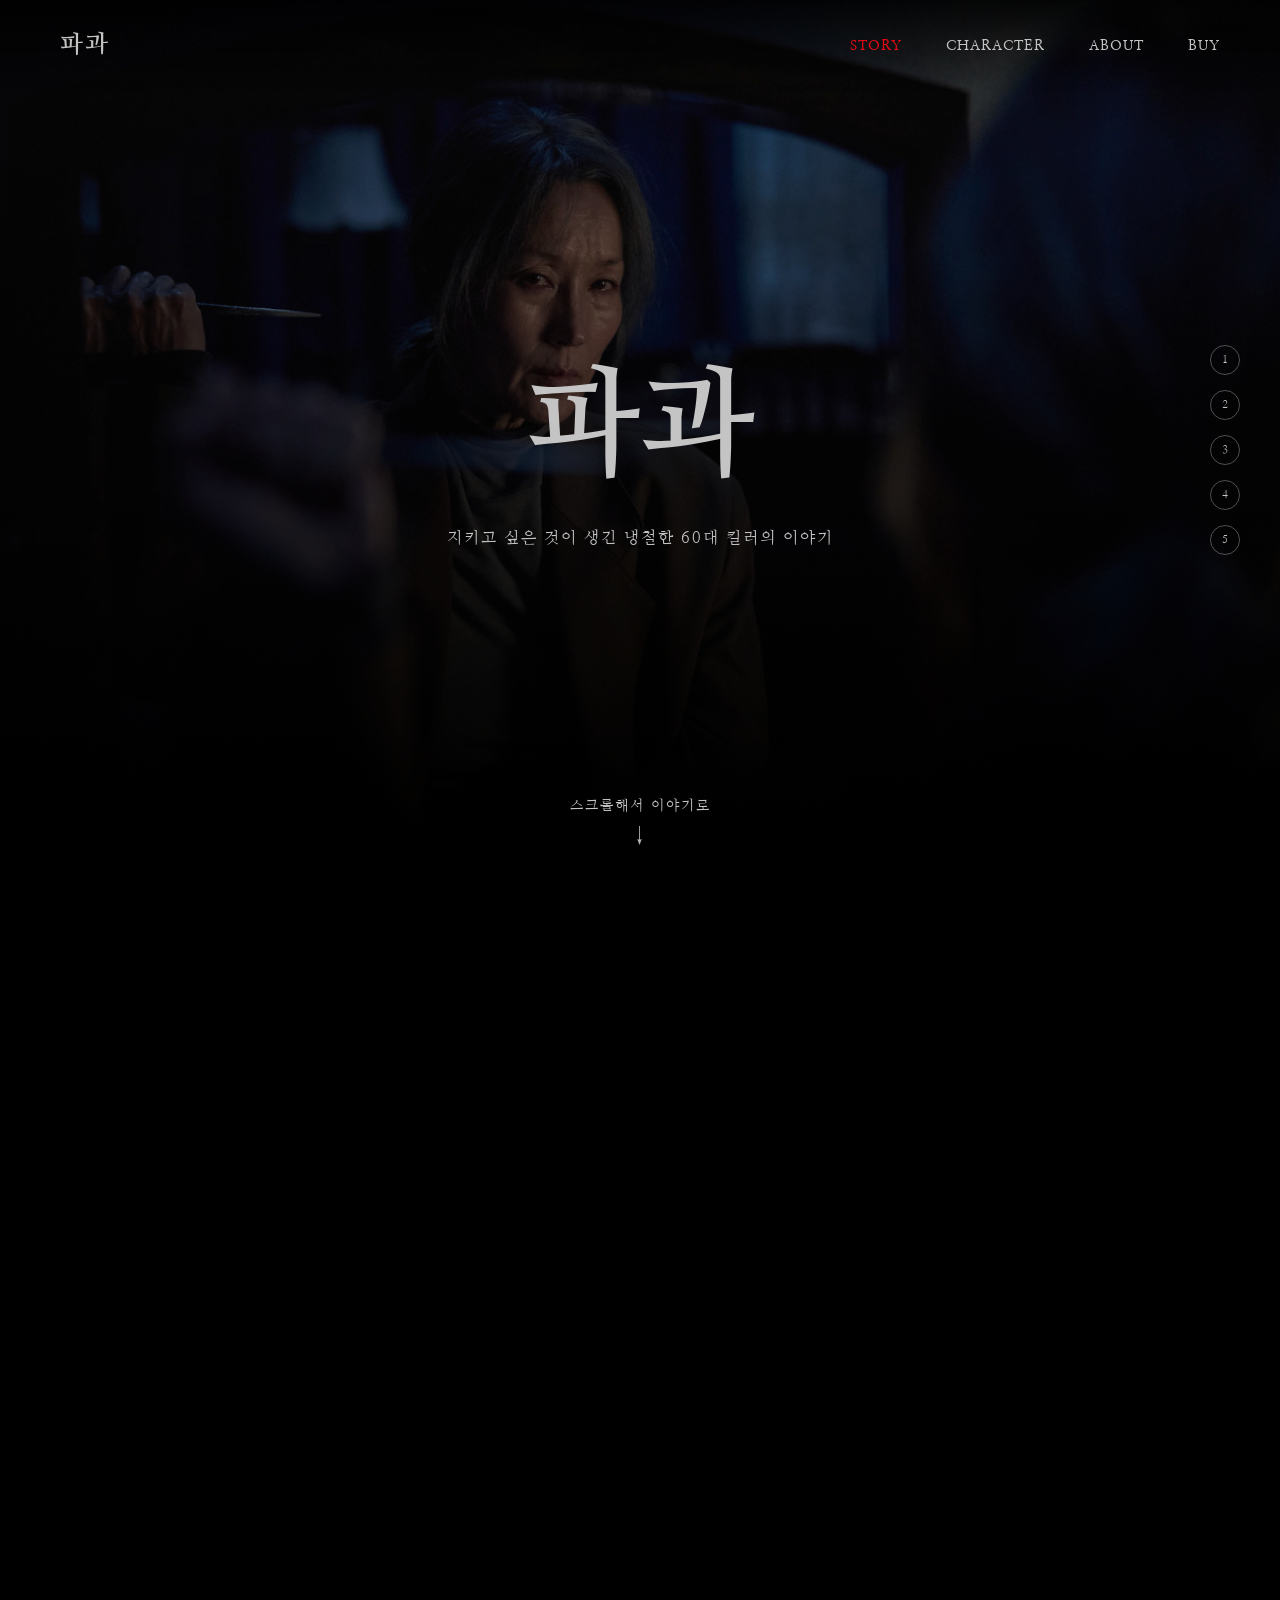
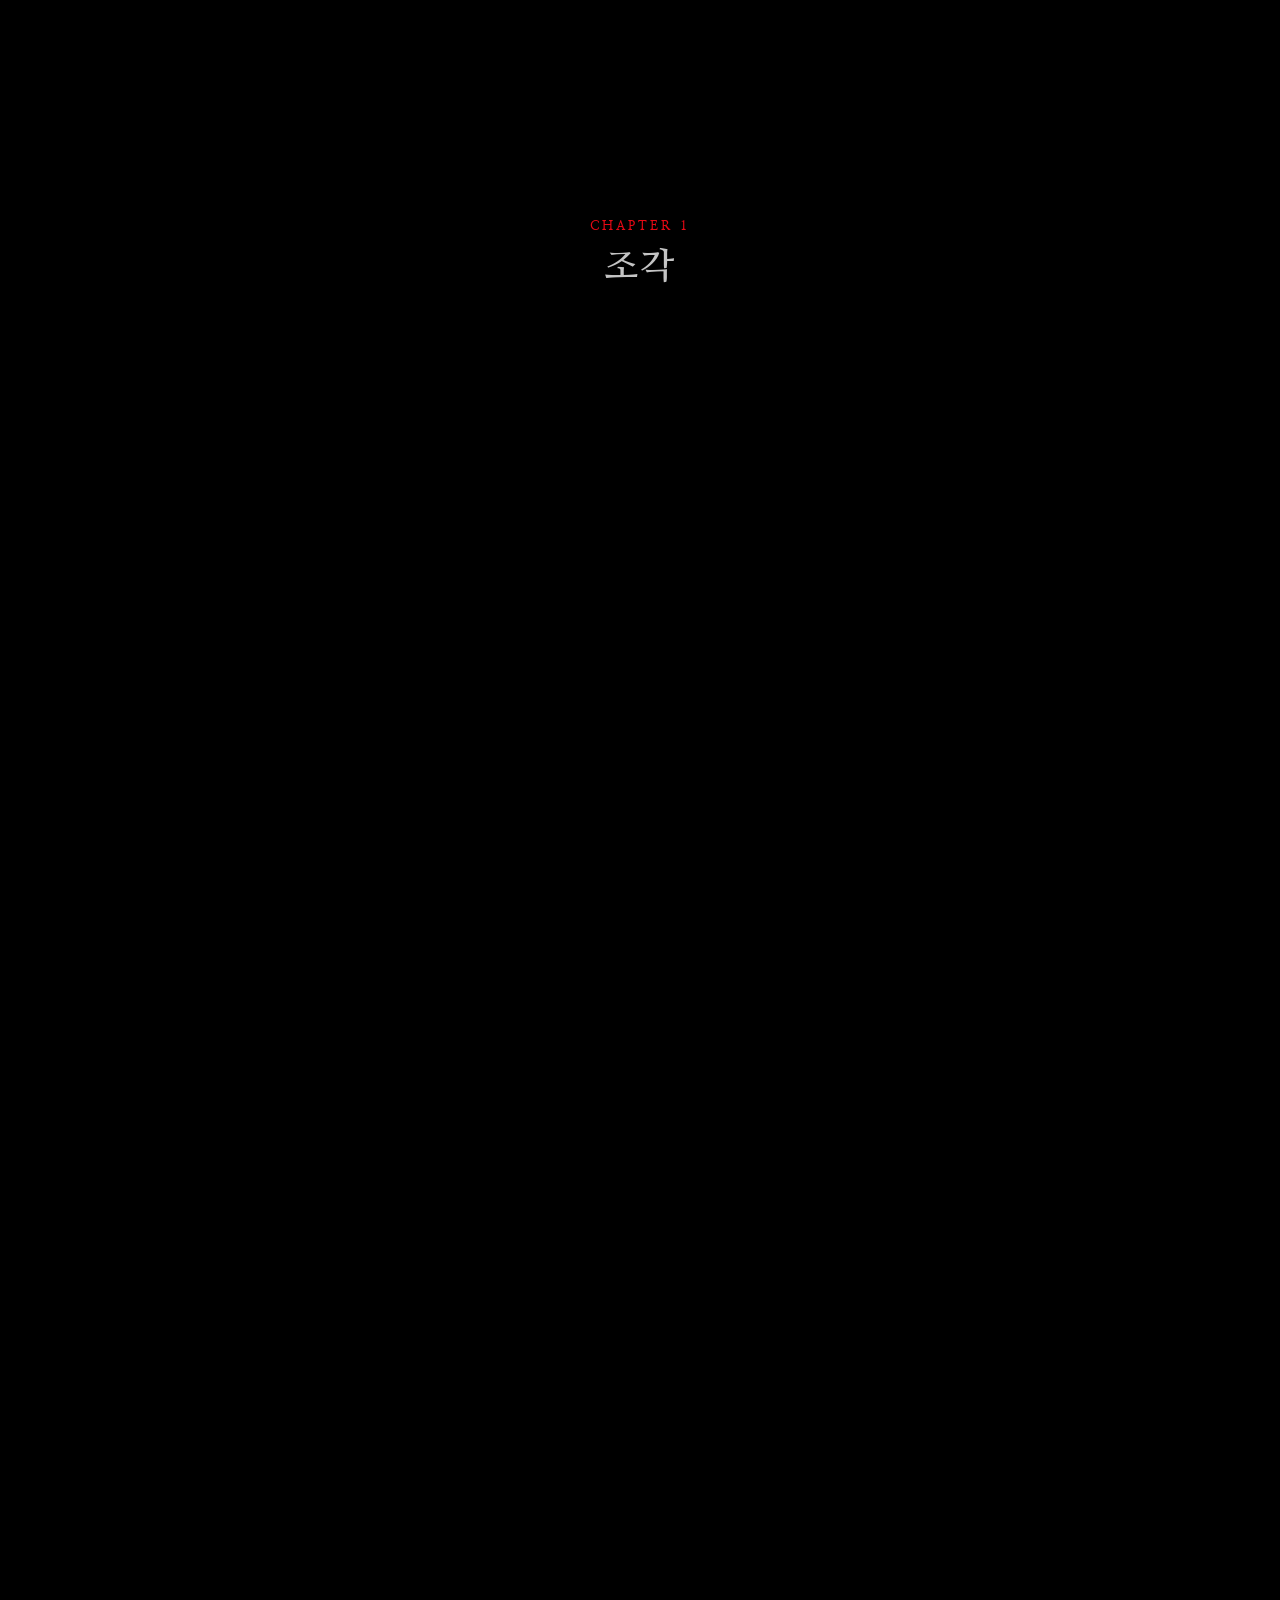
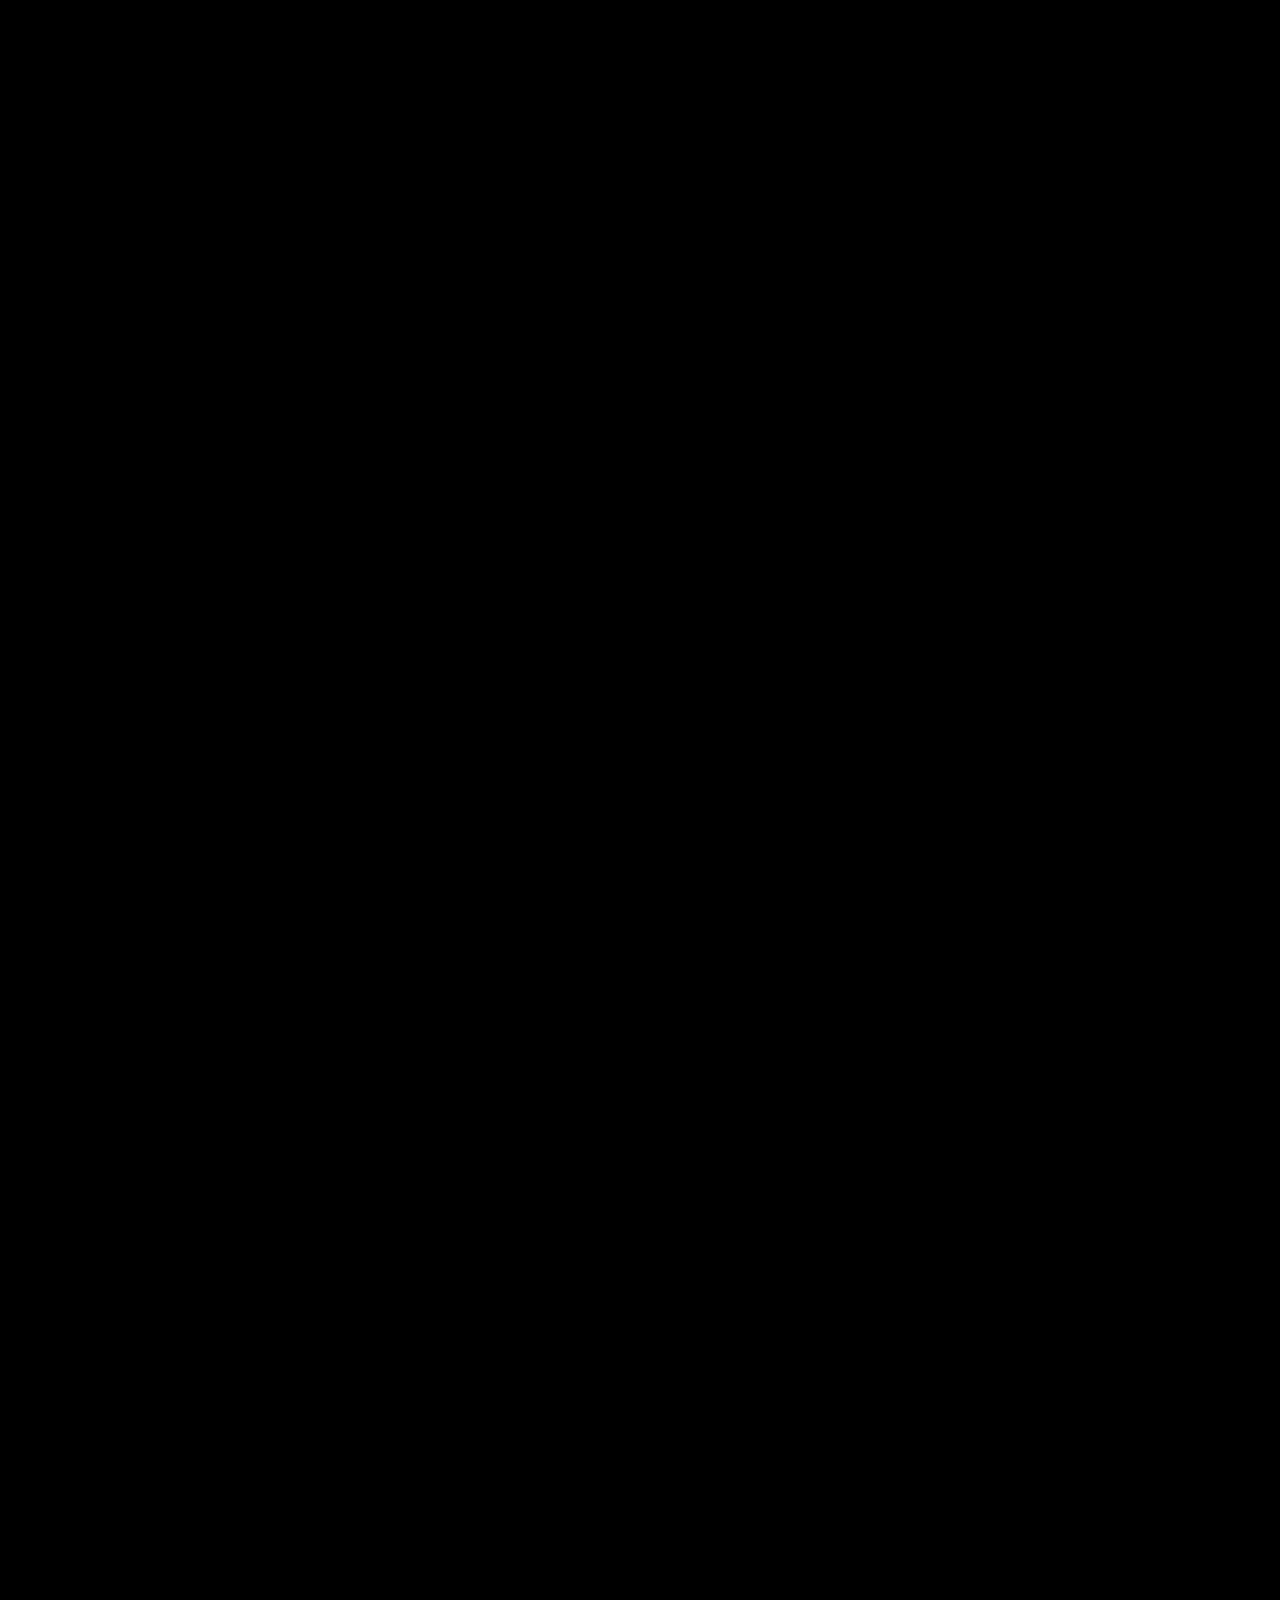
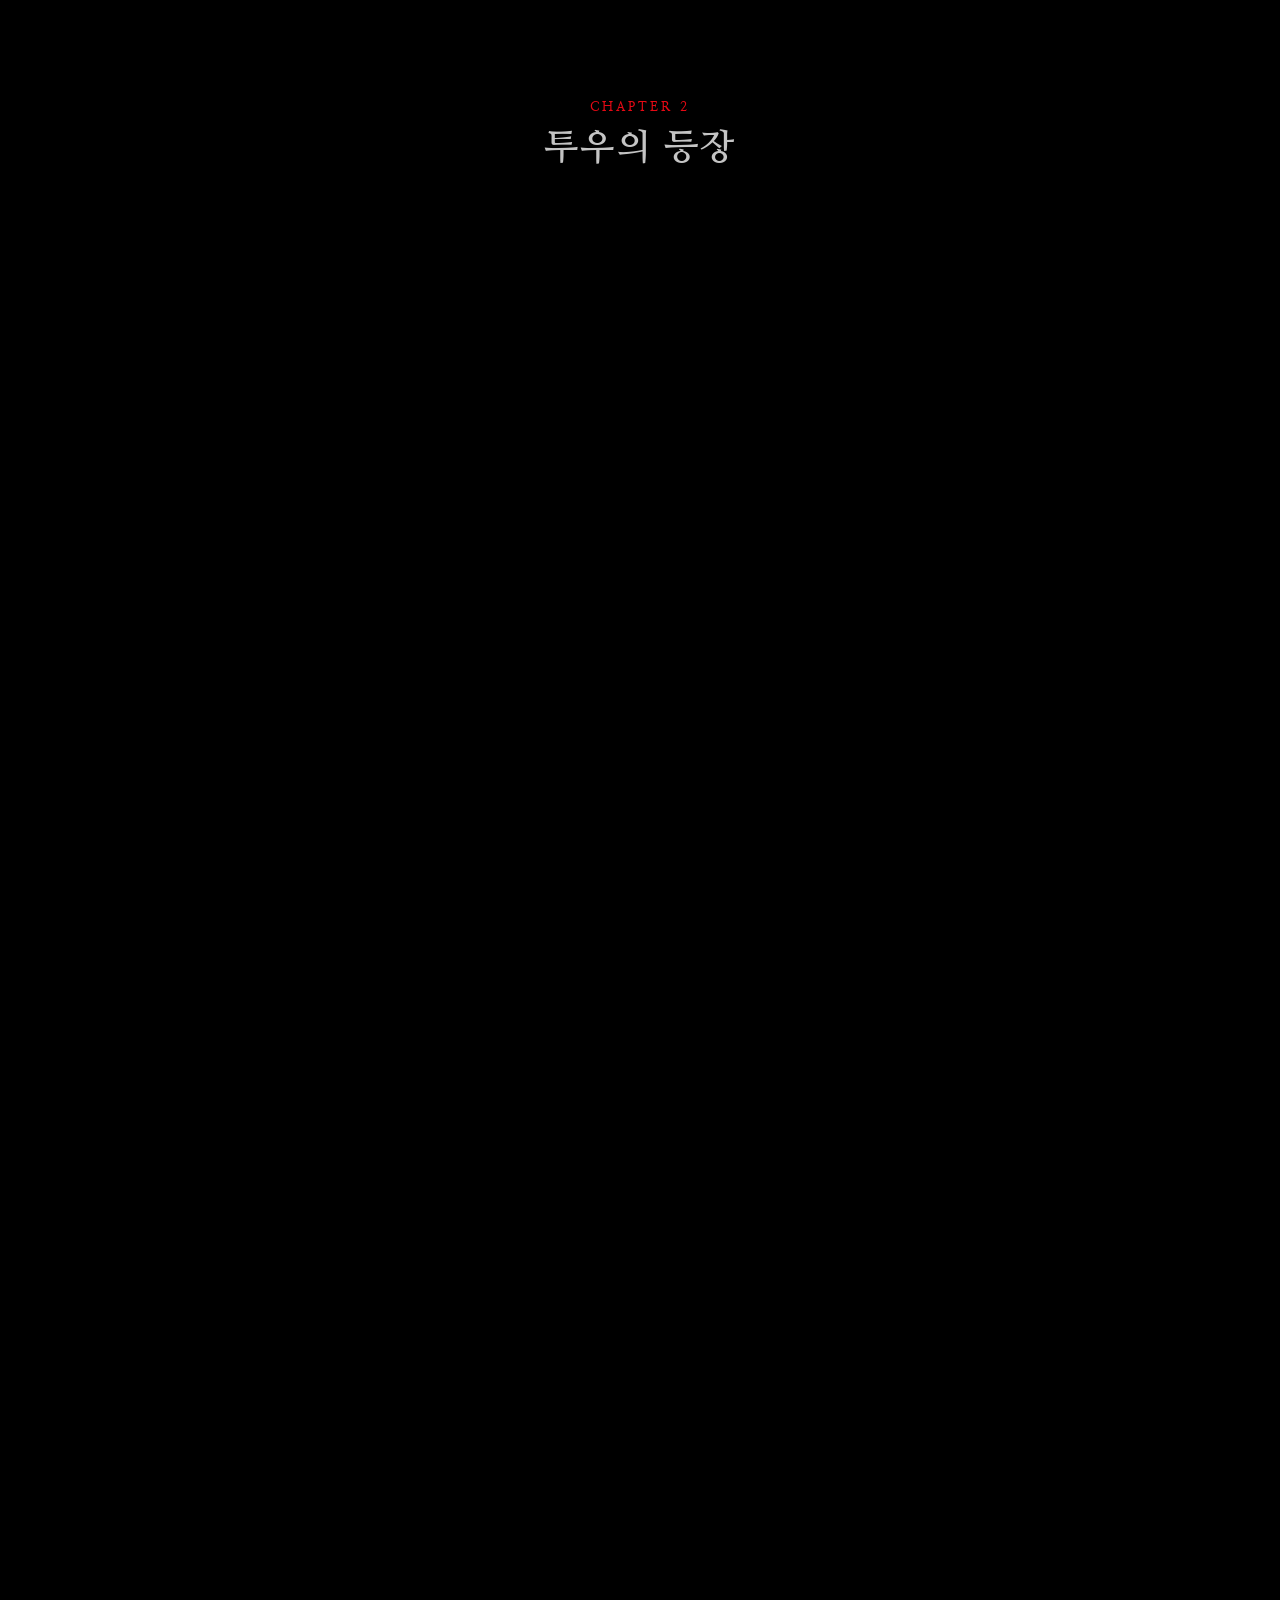
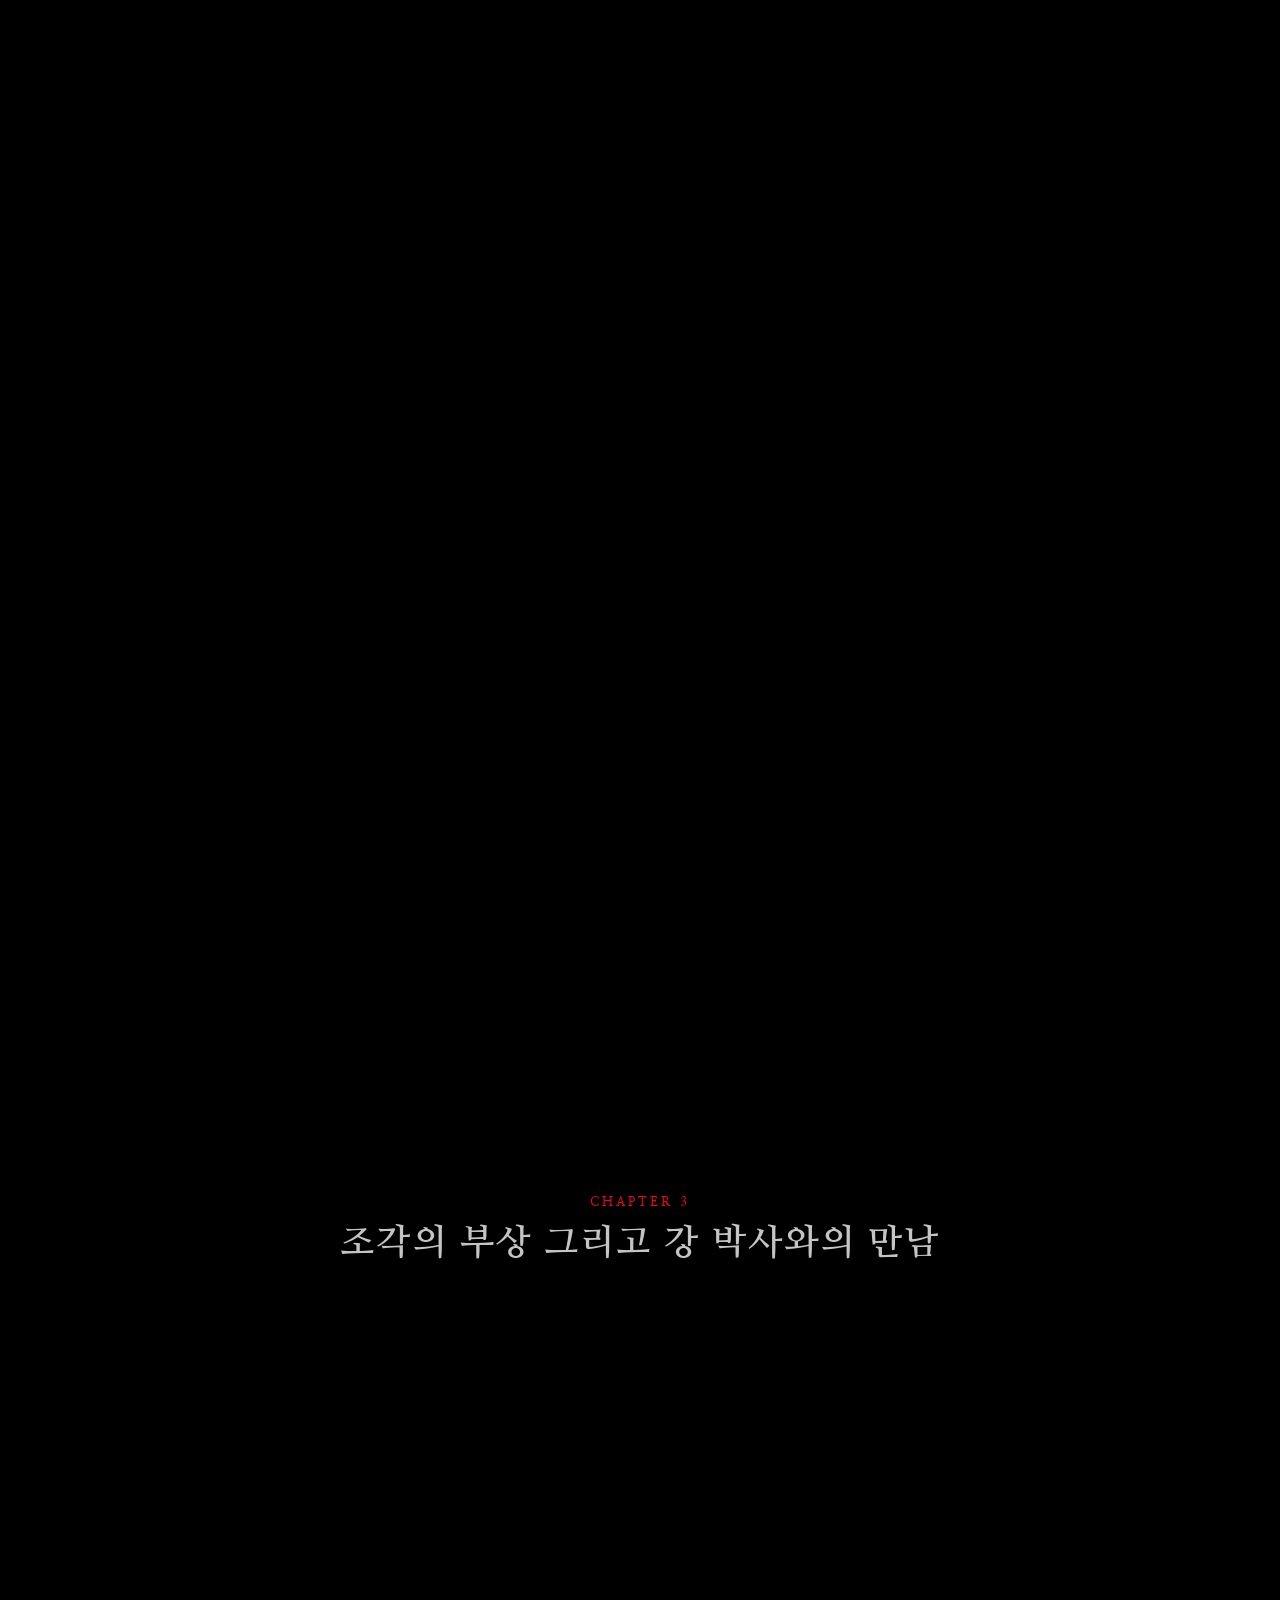
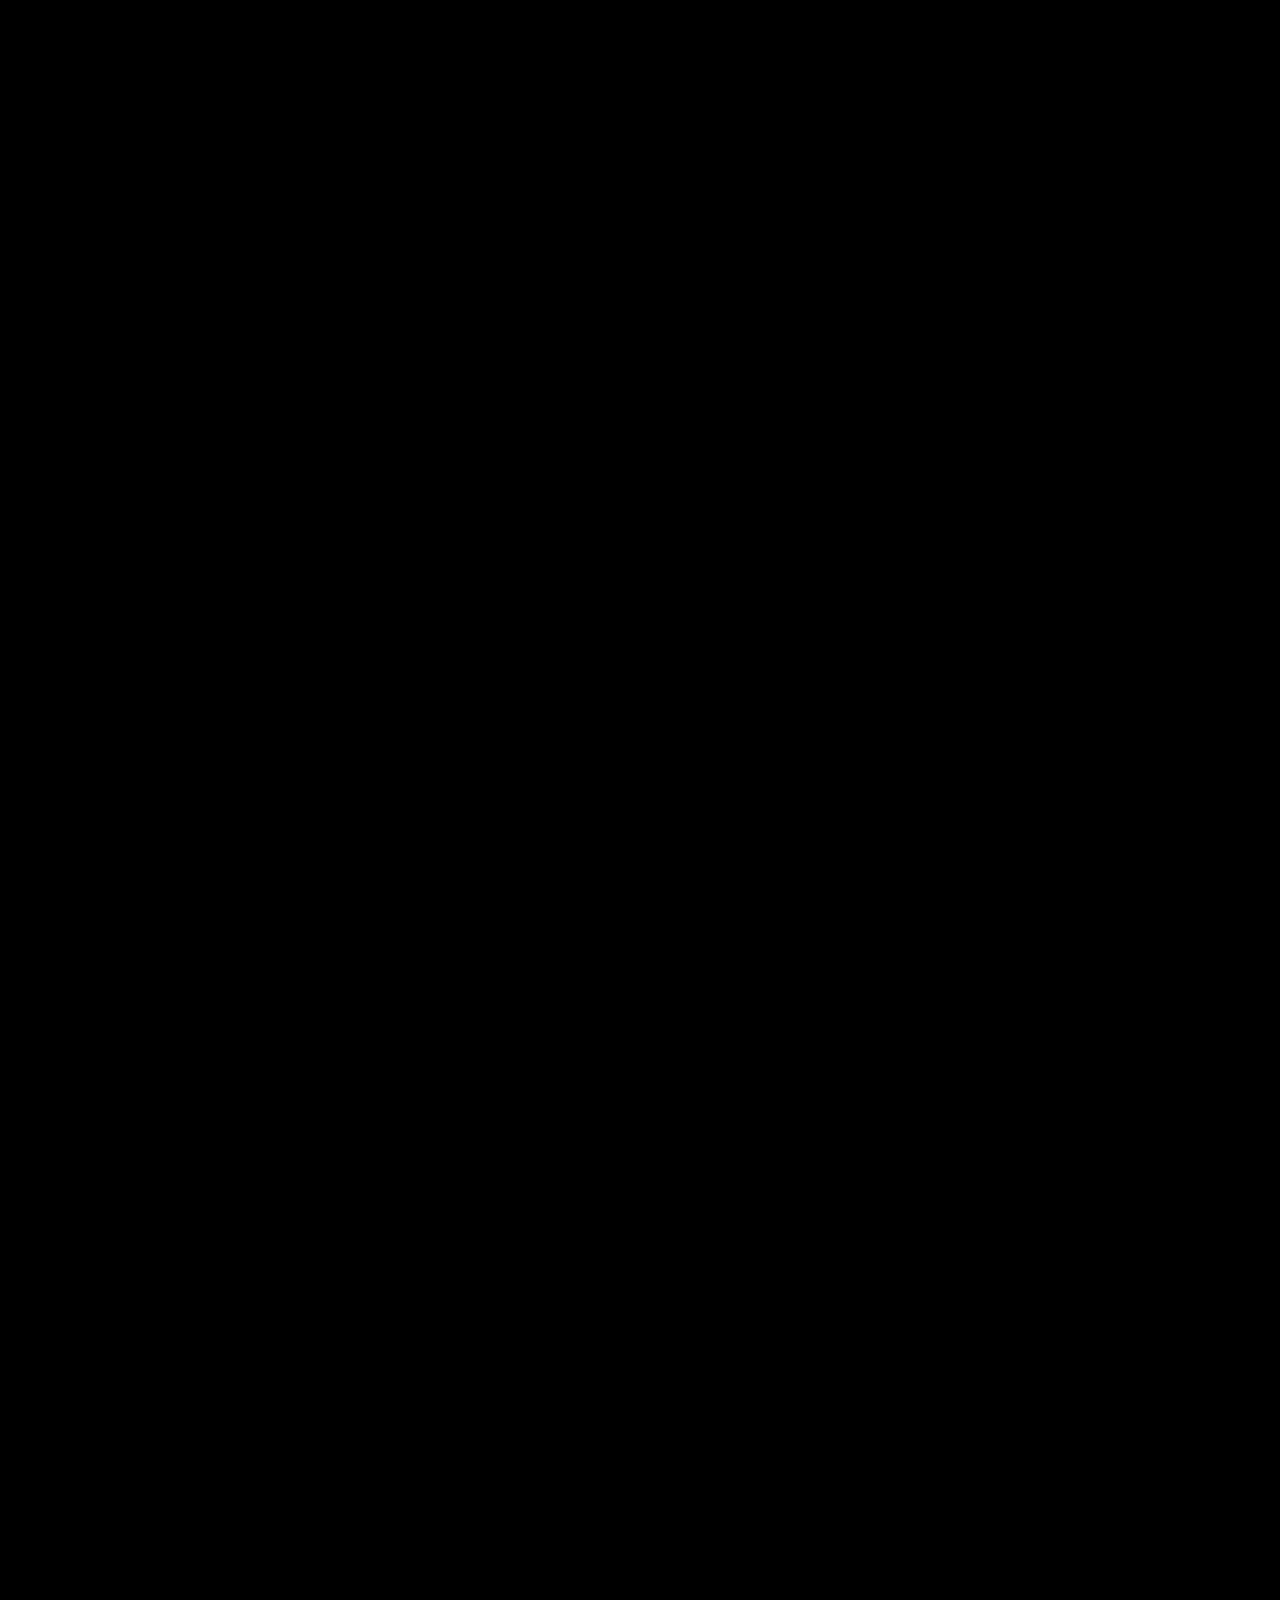
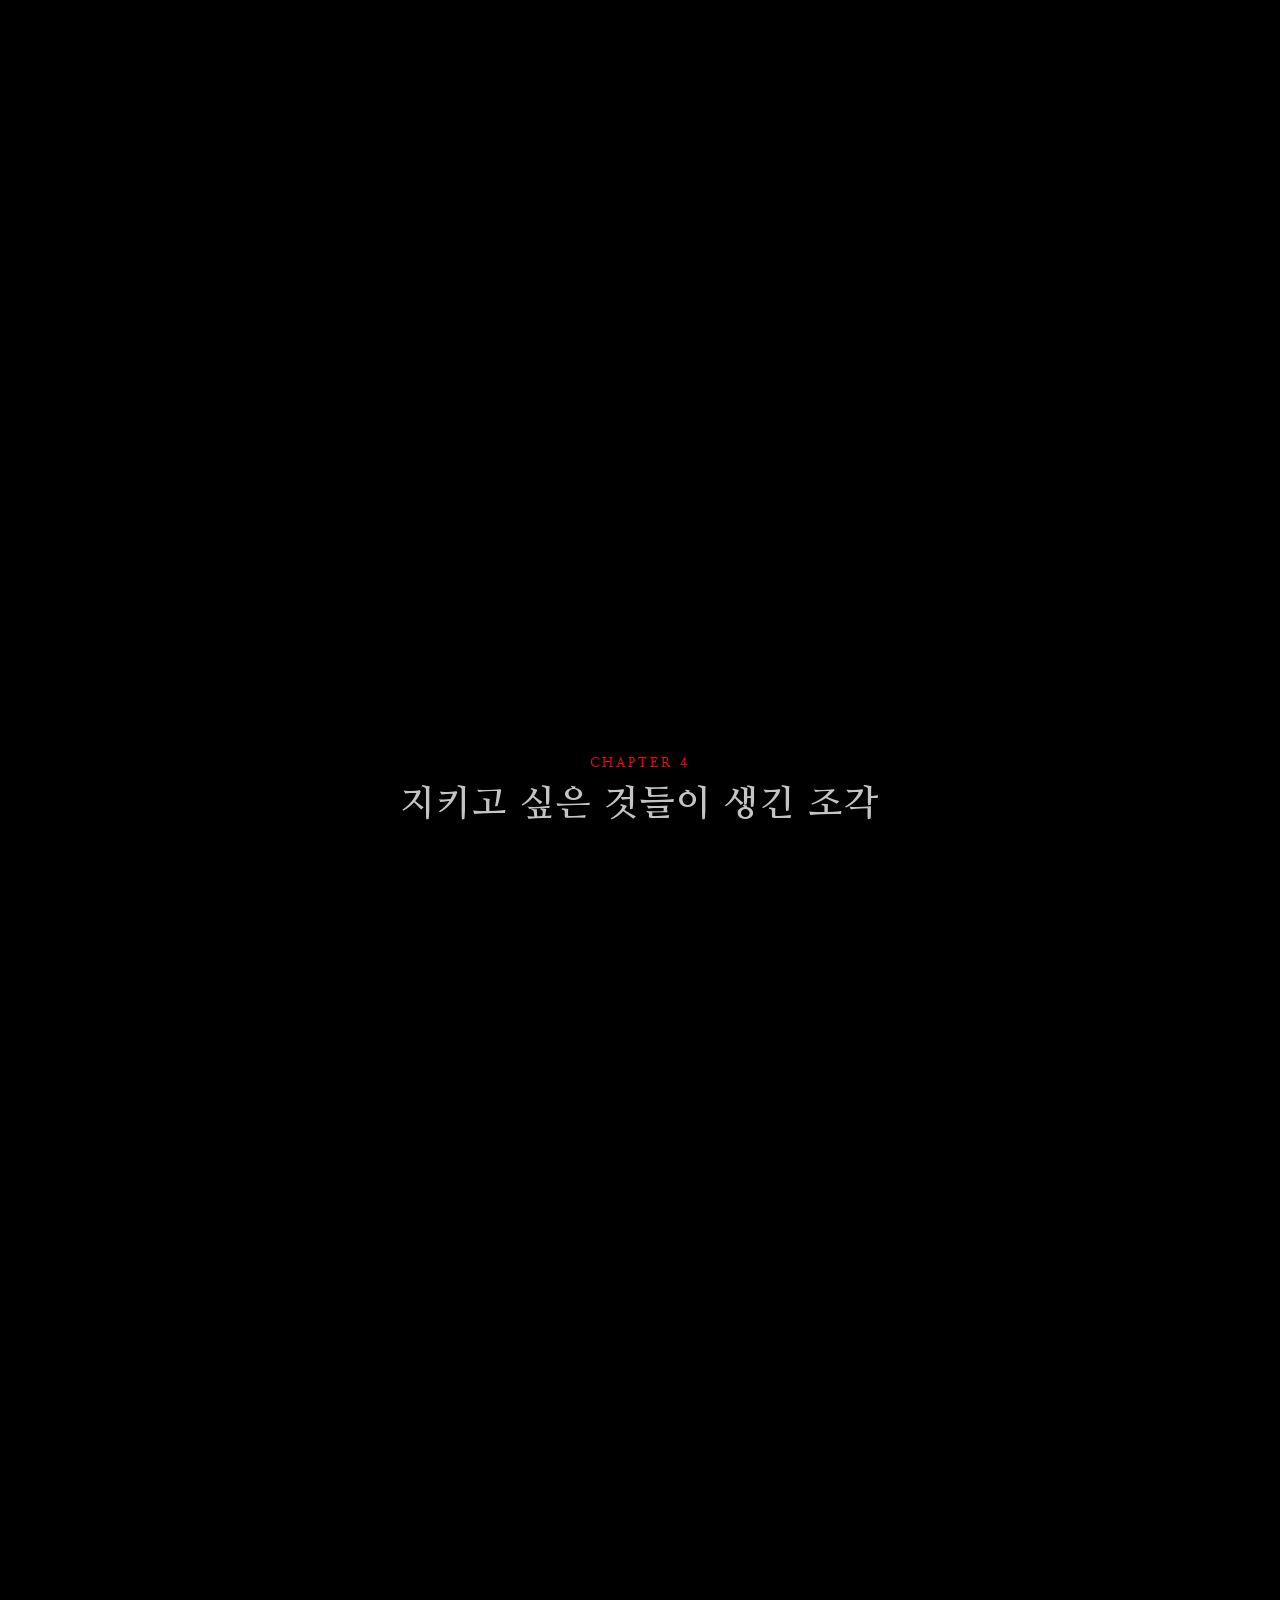
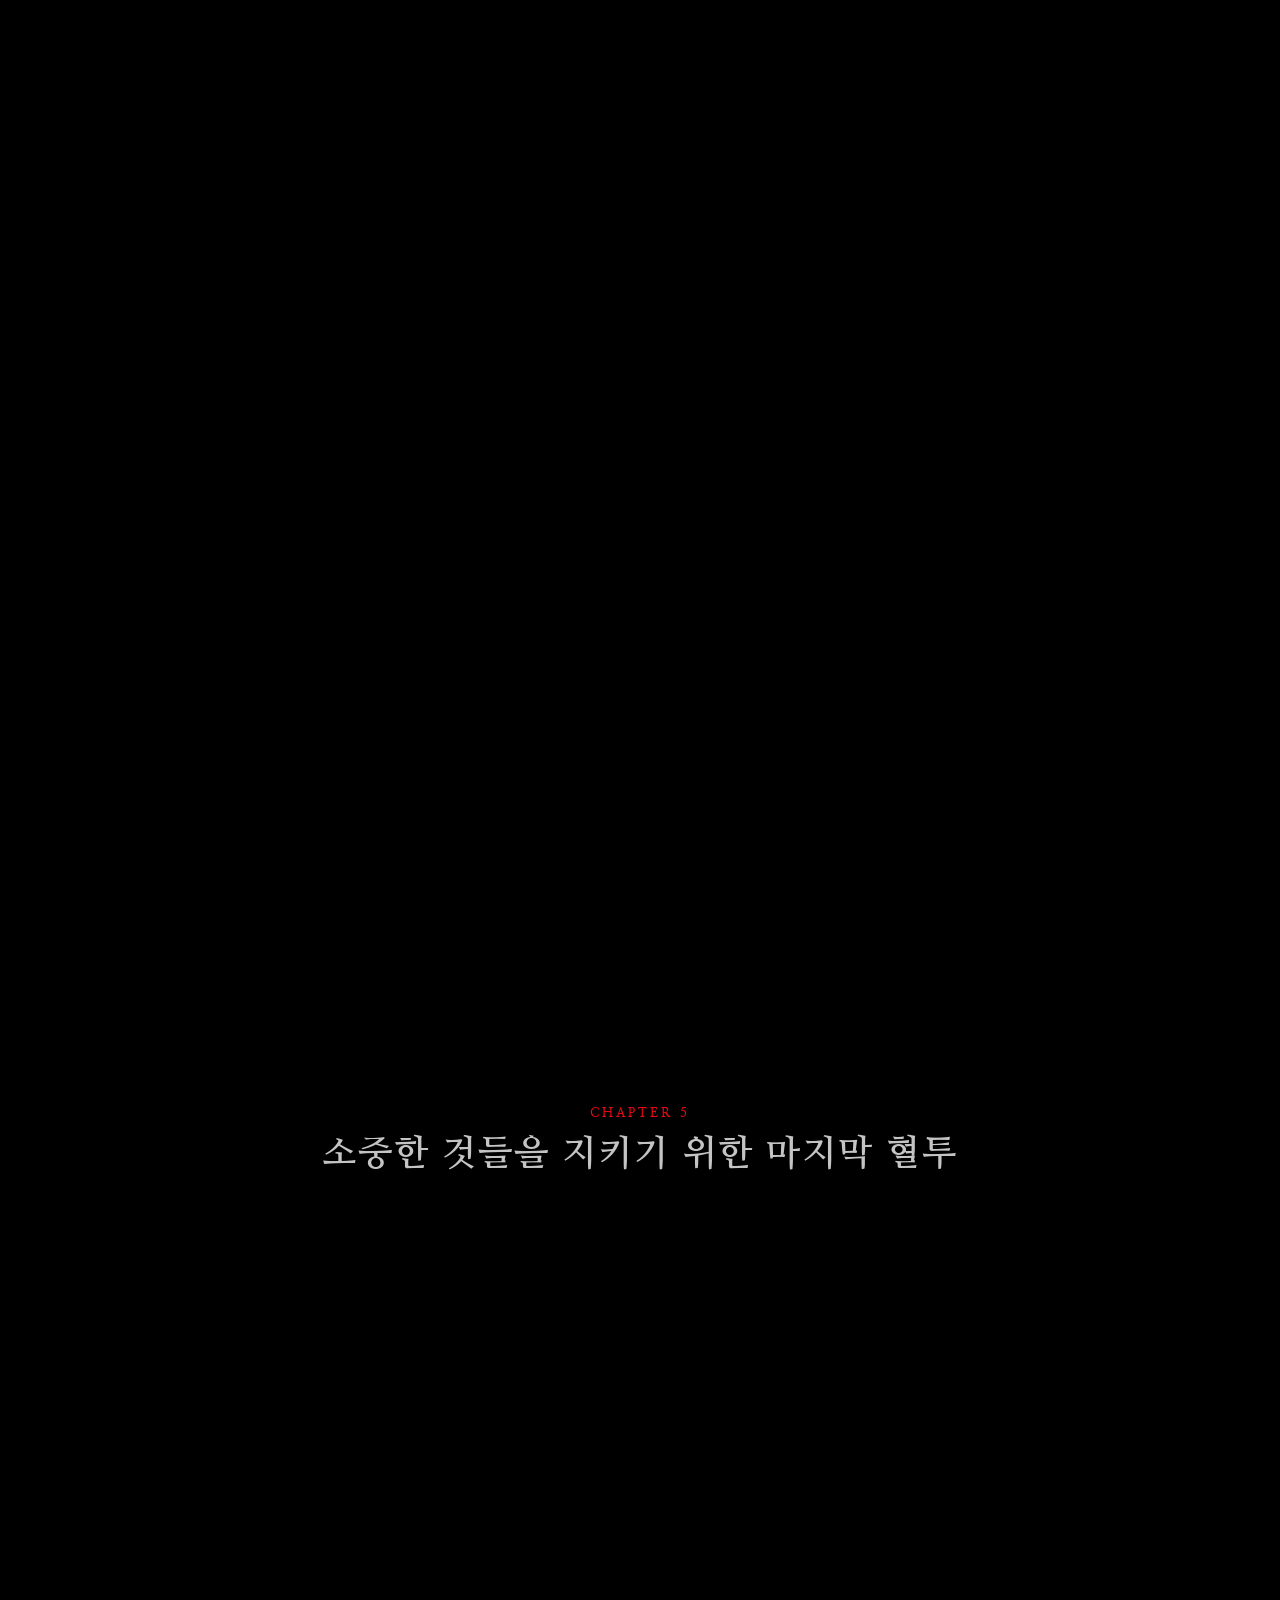
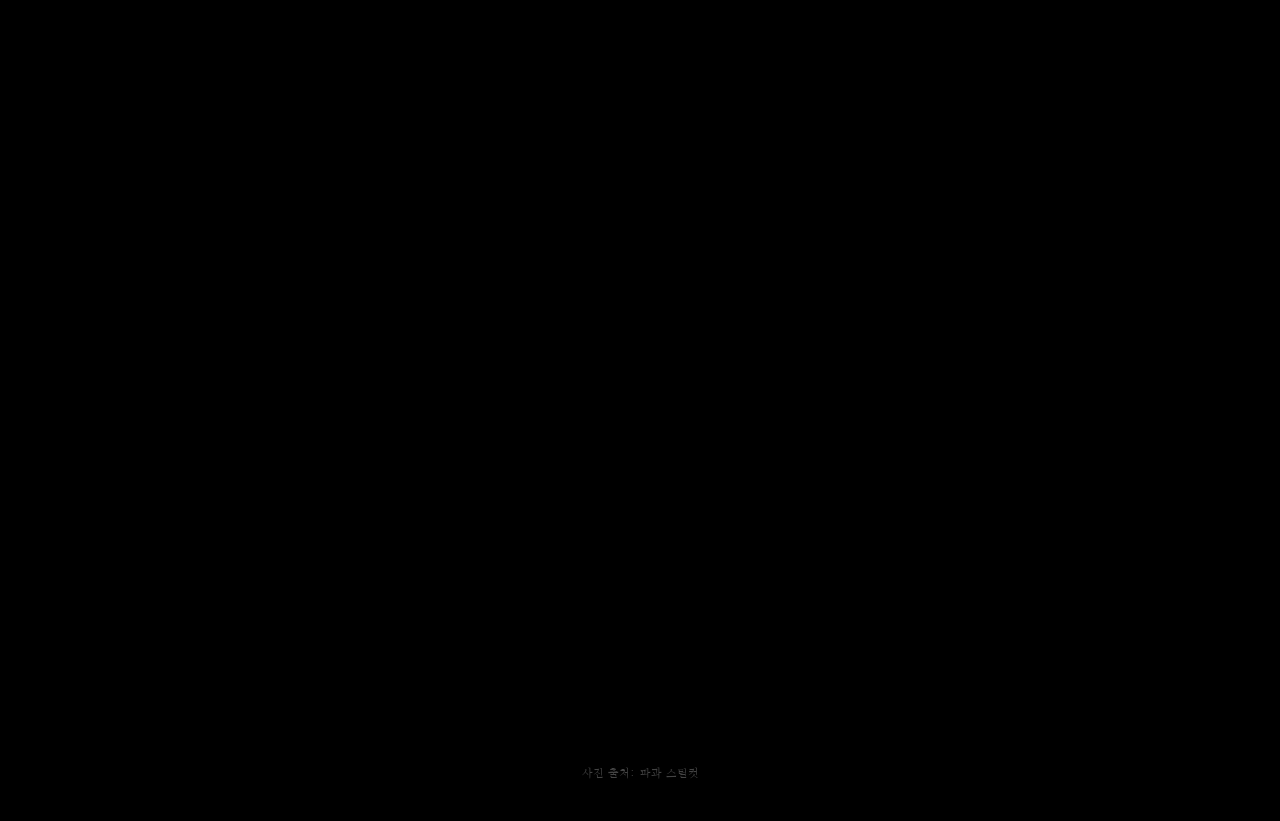
<file: index.html>
<!DOCTYPE html>
<html lang="ko">
<head>
    <meta charset="UTF-8">
    <meta name="viewport" content="width=device-width, initial-scale=1.0">
    <title>파과 - Story</title>
    <link rel="stylesheet" href="style.css">
    <link href="https://fonts.googleapis.com/css2?family=Nanum+Myeongjo:wght@400;700&display=swap" rel="stylesheet">
    <style>
        /* 🎨 기존 모든 흰색 글씨 색상을 #f4f4f4로 변경 (기존 active 메뉴 스타일 등은 보존) */
        body, h1, h2, .logo, .logo a, .nav-links a:not(.active), .side-nav a, .text-box p, .scroll-arrow p {
            color: #c4c4c4 !important;
        }
     /* ✍️ 메뉴 바('파과' 로고 및 링크 전체) 서체를 더 두껍게 고정 */
        .top-nav, .logo, .logo a, .nav-links a {
            font-weight: 700 !important;
        }
    </style>
</head>
<body class="story-body">

    <header class="intro-cover">
        <div class="cover-bg"></div> 
        <div class="logo-wrap" style="text-align: center;">
            <h1 class="main-title" id="brokenTitle">파과</h1>
            <!-- ✍️ 로고 바로 아래에 추가된 부제 문구 -->
            <p id="mainSubtitle" style="font-size: 16px; color: #c4c4c4; margin: 25px 0 0 0; letter-spacing: 2px; font-weight: 400; word-break: keep-all;">지키고 싶은 것이 생긴 냉철한 60대 킬러의 이야기</p>
        </div>
        <div class="scroll-arrow">
            <p>스크롤해서 이야기로</p>
            <div class="arrow-icon">↓</div>
        </div>
    </header>

    <nav class="top-nav visible" onclick="window.scrollTo({top: 0, behavior: 'smooth'});" style="cursor: pointer;">
        <div class="logo"><a href="index.html" style="color: inherit; text-decoration: none;">파과</a></div>
        <div class="nav-links">
            <a href="index.html" class="active">STORY</a>
            <a href="character.html">CHARACTER</a>
            <a href="about.html">ABOUT</a>
            <a href="https://product.kyobobook.co.kr/detail/S000001808685" target="_blank">BUY</a>
        </div>
    </nav>

    <nav class="side-nav">
        <a href="#chapter1">1</a>
        <a href="#chapter2">2</a>
        <a href="#chapter3">3</a>
        <a href="#chapter4">4</a>
        <a href="#chapter5">5</a>
    </nav>

    <main class="story-container">
        
        <!-- 시작 화면에서 살짝 스크롤 했을 때 나타나는 기획 의도 및 도서 소개글 -->
        <div class="scene-wrap dynamic-blur" style="margin: 120px auto 200px auto; max-width: 720px; padding: 0 20px; display: flex; justify-content: center;">
            <div class="text-box" style="position: relative !important; transform: none !important; top: auto !important; left: auto !important; background: none !important; padding: 0 !important; width: 100% !important; text-align: justify;">
                <p style="font-size: 16.5px; line-height: 2.2; color: #f4f4f4; margin: 0 0 40px 0; word-break: keep-all;">
                    파과는 냉철한 60대 킬러에게 피어나는 연민과 공감을 다루는 책이다. 이 책은 강자도 피할 수 없는 노화와 쇠퇴에 대한 문제의식에서 출발해, 노화는 단순한 쇠퇴가 아니라 인간을 변화시키고 타인과 연결시키는 과정임을 제시한다. 특히 노화, 쇠퇴, 인간성 회복을 중심으로 독자가 언젠가 모두가 마주하게 될 변화와 인간다움에 대해 생각하게 한다.
                </p>
                <p style="font-size: 16.5px; line-height: 2.2; color: #f4f4f4; margin: 0; word-break: keep-all;">
                    이 마이크로사이트는 책의 핵심 메시지인 냉철한 60대 킬러에게도 찾아오는 노화와 그 속에서 피어나는 연민과 공감을 사용자가 스크롤을 통해 경험하도록 설계한다. 이를 위해 세로 스크롤 중심의 화면 구조, 최소한의 정보 배치와 여백 중심 레이아웃, 검은 배경과 날카로운 세리프 서체, 스크롤에 따라 이미지와 텍스트가 흐려지고 사라지는 효과를 중심으로 디자인한다. 특히 점차 사라지는 이미지와 텍스트 효과는 주인공의 노화 과정을 표현하기 위한 선택이다. 사용자가 이 사이트를 통해 시간이 지나며 변화하는 몸과 감정을 경험하고, 주인공의 감정과 상황에 몰입하도록 하는 것이 목표다.
                </p>
            </div>
        </div>
        
        <section id="chapter1" class="story-panel cinematic-chapter">
            <span class="chapter-num">CHAPTER 1</span>
            <h2>조각</h2>

            <div class="scene-wrap dynamic-blur">
                <img src="scene1-1.jpg" alt="장면 1-1">
                <div class="text-box"><p>지하철 안, 난동을 부리는 남성이 있어도 힘없이 노약자석에 앉아 눈길한번 주지 않는 이 여성은 60대 여성 킬러 조각이다.</p></div>
            </div>

            <div class="scene-wrap dynamic-blur">
                <img src="scene1-2.jpg" alt="장면 1-2">
                <div class="text-box"><p>그녀는 냉철하고 노련한 업계의 대모다. 그녀의 이번 타겟은 난동을 부리던 바로 그 남성이다.</p></div>
            </div>

            <div class="scene-wrap dynamic-blur">
                <img src="scene1-3.jpg" alt="장면 1-3">
                <div class="text-box"><p>수많은 세월 동안 단 한 번의 오차도 없이 의뢰를 처리해 온 그녀. 이번에도 노련하고 깔끔하게 처리에 성공한다.</p></div>
            </div>

            <div class="scene-wrap dynamic-blur">
                <img src="scene1-4.jpeg" alt="장면 1-4">
                <div class="text-box"><p>하지만 흐르는 시간 속에서 그녀의 칼날도 조금씩 무뎌지기 시작한다.</p></div>
            </div>
        </section>

        <section id="chapter2" class="story-panel cinematic-chapter">
            <span class="chapter-num">CHAPTER 2</span>
            <h2>투우의 등장</h2>

            <div class="scene-wrap dynamic-blur">
                <img src="scene2-1.jpg" alt="장면 2-1">
                <div class="text-box"><p>조각의 곁을 맴돌며 예리하게 숨통을 조여오는 새로운 인물, 투우. 그는 30대 신입 킬러이다. 하지만 뛰어난 실력으로 업계에서 현재 가장 인정받고 있는 인물이기도 하다.</p></div>
            </div>

            <div class="scene-wrap dynamic-blur">
                <img src="scene2-2.jpg" alt="장면 2-2">
                <div class="text-box"><p>숨 막히는 긴장감 속에서 조각에게 자꾸만 시비를 거는 투우. 업계에서도 대모님이라 불리는 조각에게 그는 항상 도발한다.</p></div>
            </div>

            <div class="scene-wrap dynamic-blur">
                <img src="scene2-3.jpeg" alt="장면 2-3">
                <div class="text-box"><p>그의 도발은 단순한 장난이 아닌, 거대한 폭풍의 전조였다.</p></div>
            </div>
        </section>

        <section id="chapter3" class="story-panel cinematic-chapter">
            <span class="chapter-num">CHAPTER 3</span>
            <h2>조각의 부상 그리고 강 박사와의 만남</h2>

            <div class="scene-wrap dynamic-blur">
                <img src="scene3-1.jpg" alt="장면 3-1">
                <div class="text-box"><p>노화로 인해 이전 같지 않은 몸. 한순간의 실수로 조각은 치명적인 부상을 입고 의식을 잃어가는 상태로 병원에 향한다. 그런 조각을 발견하고 강 박사는 아무런 의심 없이 그녀를 치료한다.</p></div>
            </div>

            <div class="scene-wrap dynamic-blur">
                <img src="scene3-2.jpg" alt="장면 3-2">
                <div class="text-box"><p>정신이 들자마자 킬러로서의 본능적인 방어기제와 극도의 경계심으로 눈앞의 강 박사를 거칠게 몰아붙이는 조각.</p></div>
            </div>

            <div class="scene-wrap dynamic-blur">
                <img src="scene3-3.jpg" alt="장면 3-3">
                <div class="text-box"><p>차가운 무기를 목에 겨눈 숨 막히는 대치 속에서도, 강박사는 떨거나 두려워하는 기색 없이 자신은 그저 의무를 다했을 뿐이라 한다. 이렇게 두 사람의 기묘하고도 위태로운 인연이 시작된다.</p></div>
            </div>
        </section>

        <section id="chapter4" class="story-panel cinematic-chapter">
            <span class="chapter-num">CHAPTER 4</span>
            <h2>지키고 싶은 것들이 생긴 조각</h2>

            <div class="scene-wrap dynamic-blur">
                <img src="scene4-1.jpg" alt="딸을 품에 안은 강 박사">
                <div class="text-box"><p>늘 피와 어둠뿐이었던 조각의 삶 속에, 하나뿐인 어린 딸을 품에 소중히 안아 지켜내는 강 박사의 따뜻하고 무해한 일상이 들어오기 시작한다.</p></div>
            </div>

            <div class="scene-wrap dynamic-blur">
                <img src="scene4-2.jpg" alt="차 안에서 웃는 강 박사와 딸">
                <div class="text-box"><p>그들 부녀가 함께 나누는 따스한 미소와 평화를 곁에서 지켜보며, 조각은 평생 느껴보지 못한 감정의 일렁임을 겪는다. 쇠잔해져 가던 킬러의 마음속에 처음으로 '파괴'가 아닌 '지키고 싶은 마음'이 태어난 순간이었다.</p></div>
            </div>
        </section>

        <section id="chapter5" class="story-panel">
            <span class="chapter-num">CHAPTER 5</span>
            <h2>소중한 것들을 지키기 위한 마지막 혈투</h2>
            <div class="scene-wrap dynamic-blur">
                <img src="chapter5-still.png" alt="파과 챕터 5 액션 스틸컷">
                <div class="text-box"><p>강박사의 딸을 지키기 위한 조각과 그녀를 방해하려는 투우의 마지막 혈투가 시작된다.</p></div>
            </div>
        </section>
    </main>

    <footer style="text-align: center; padding: 60px 0 40px 0; font-size: 11px; color: #444; letter-spacing: 1px; font-family: 'Nanum Myeongjo', serif;">
        사진 출처: 파과 스틸컷
    </footer>

    <script>
        const brokenTitle = document.getElementById('brokenTitle');
        const mainSubtitle = document.getElementById('mainSubtitle'); // 부제 이펙트 연동용 선언
        const topNav = document.querySelector('.top-nav');
        
        window.addEventListener('scroll', () => {
            let scrollPos = window.scrollY;
            let windowHeight = window.innerHeight;
            let ratio = scrollPos / (windowHeight * 0.7);
            if (ratio > 1) ratio = 1;
            
            brokenTitle.style.opacity = 1 - ratio;
            brokenTitle.style.letterSpacing = `${ratio * 50}px`;
            brokenTitle.style.filter = `blur(${ratio * 10}px)`;
            
            // 부제도 메인 타이틀과 싱크를 맞춰 자연스럽게 블러 및 페이드아웃 되도록 추가
            if (mainSubtitle) {
                mainSubtitle.style.opacity = 1 - ratio;
                mainSubtitle.style.filter = `blur(${ratio * 4}px)`;
            }
            
            topNav.classList.add('visible');
        });

        const blurElements = document.querySelectorAll('.dynamic-blur');
        
        function checkCenterBlur() {
            const windowHeight = window.innerHeight;
            const contentStart = windowHeight * 0.15;
            const contentEnd = windowHeight * 0.75;
            
            blurElements.forEach(el => {
                const rect = el.getBoundingClientRect();
                const elCenter = rect.top + (rect.height / 2);
                
                let blurAmount = 0;
                let opacityAmount = 1;
                
                if (elCenter < contentStart) {
                    const distanceFromTopZone = contentStart - elCenter;
                    blurAmount = (distanceFromTopZone / (windowHeight * 0.2)) * 15;
                    opacityAmount = 1 - (distanceFromTopZone / (windowHeight * 0.2)) * 2.0;
                } else if (elCenter > contentEnd) {
                    const distanceFromBottomZone = elCenter - contentEnd;
                    blurAmount = (distanceFromBottomZone / (windowHeight * 0.25)) * 12;
                    opacityAmount = 1 - (distanceFromBottomZone / (windowHeight * 0.25)) * 1.5;
                }
                
                if (opacityAmount < 0) opacityAmount = 0;
                if (opacityAmount > 1) opacityAmount = 1;
                if (blurAmount < 0) blurAmount = 0;
                if (blurAmount > 12) blurAmount = 12;
                
                const img = el.querySelector('img');
                const text = el.querySelector('.text-box');
                
                if (img) {
                    img.style.filter = `blur(${blurAmount}px)`;
                    img.style.opacity = opacityAmount;
                }
                if (text) {
                    text.style.filter = `blur(${blurAmount}px)`;
                    text.style.opacity = opacityAmount;
                }
            });
        }
        
        window.addEventListener('scroll', checkCenterBlur);
        window.addEventListener('resize', checkCenterBlur);
        checkCenterBlur();
    </script>
</body>
</html>
</file>
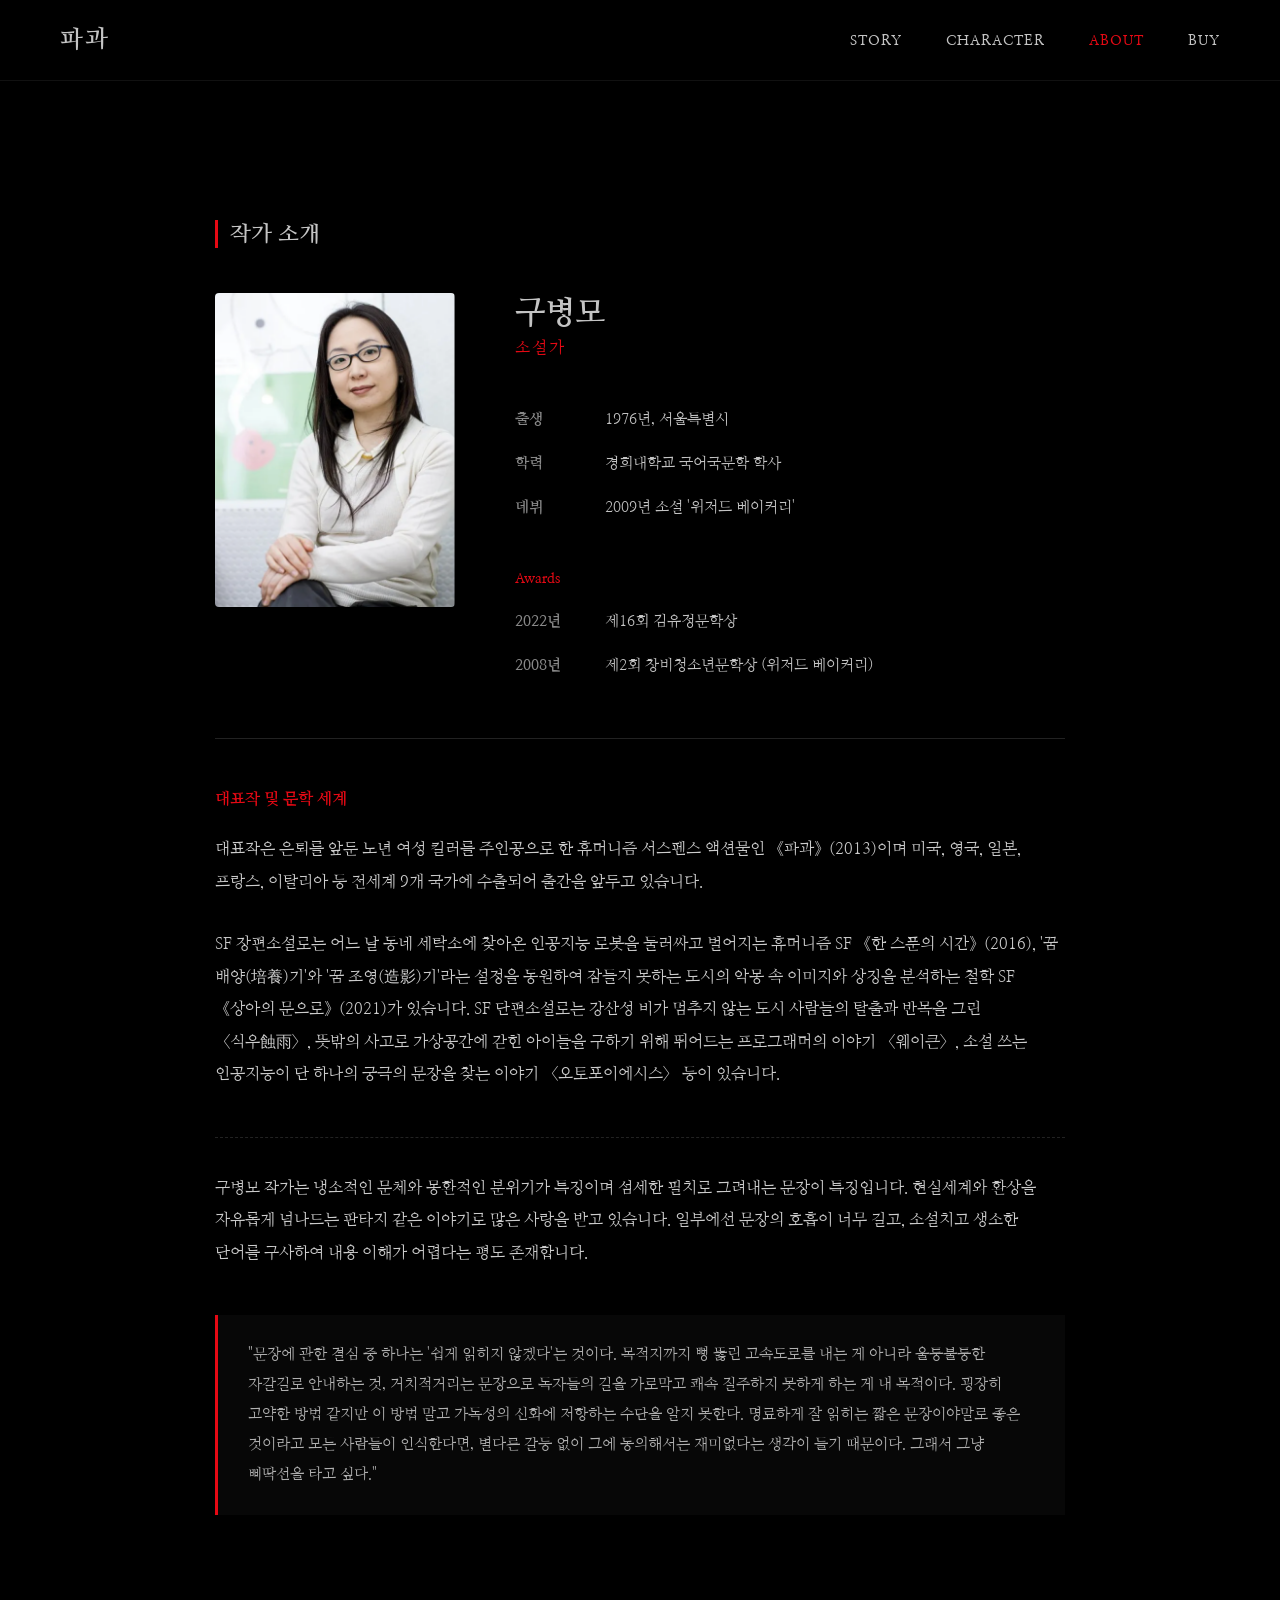
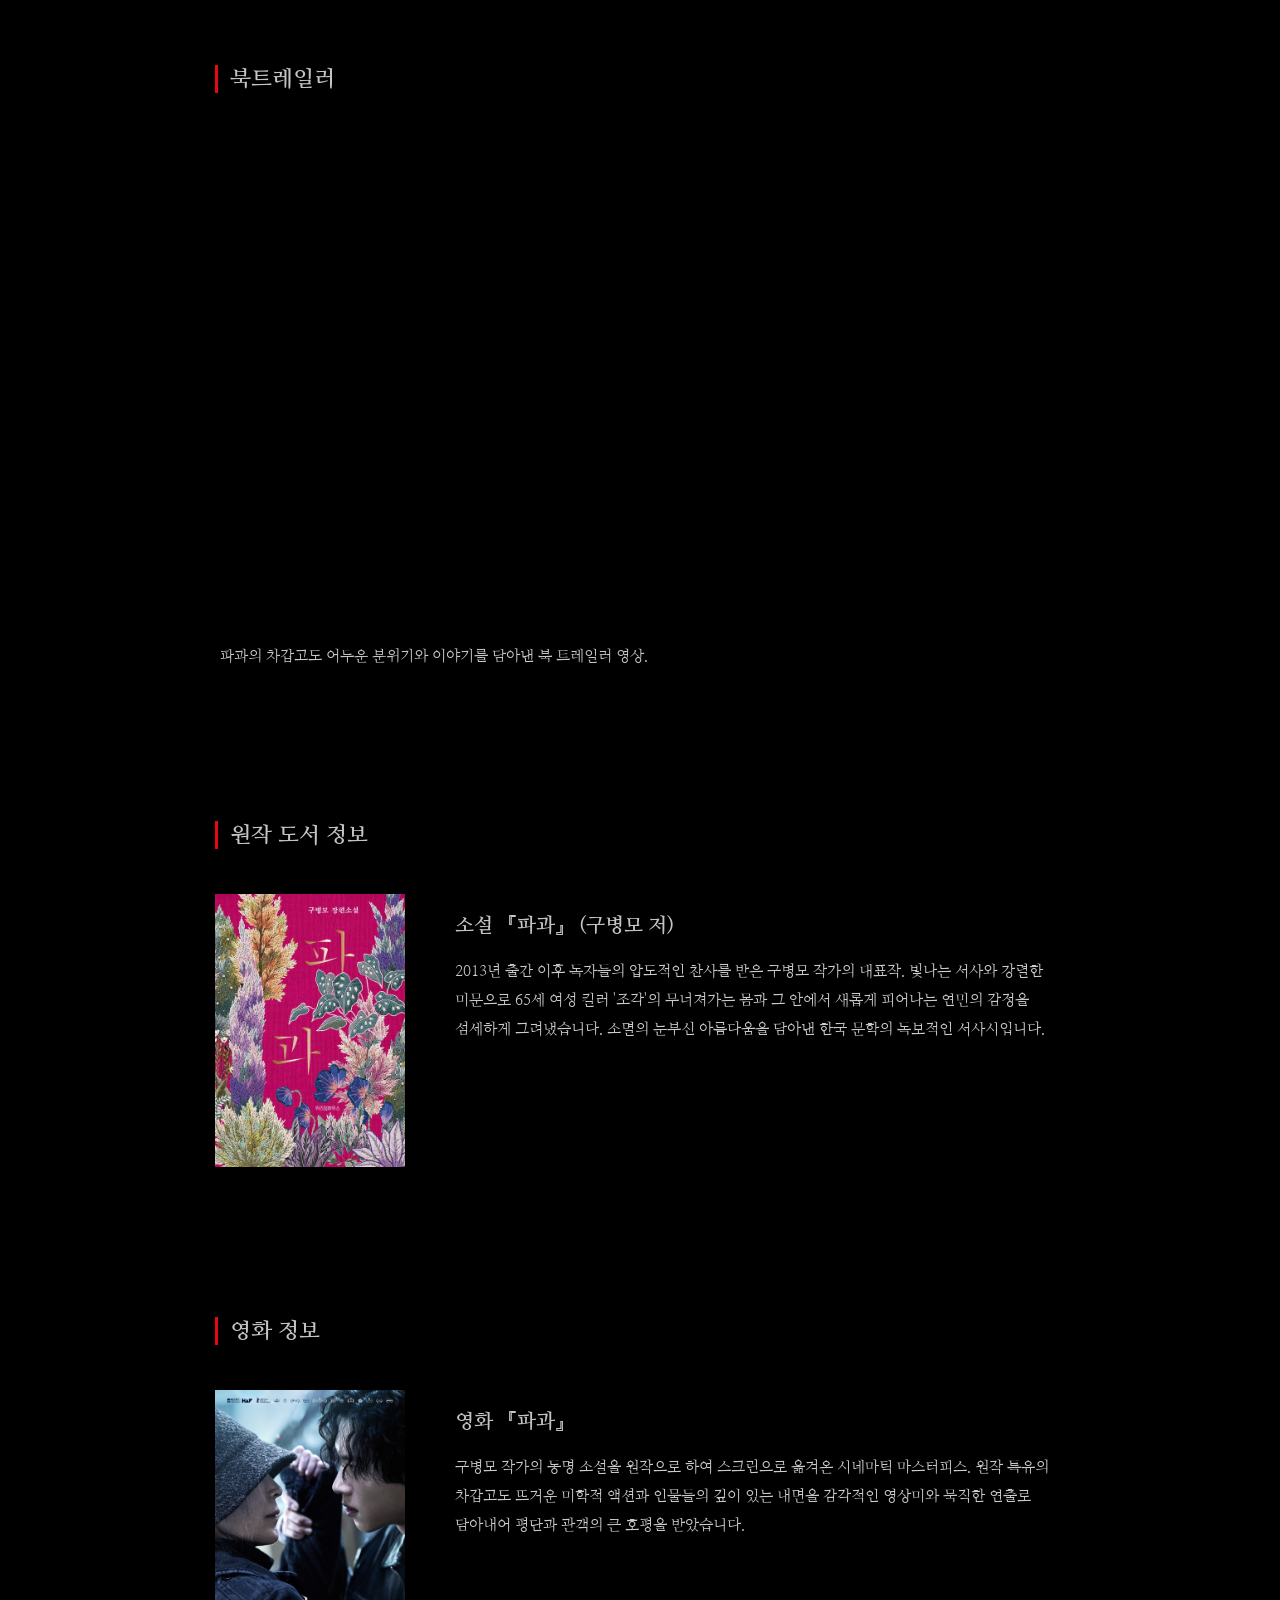
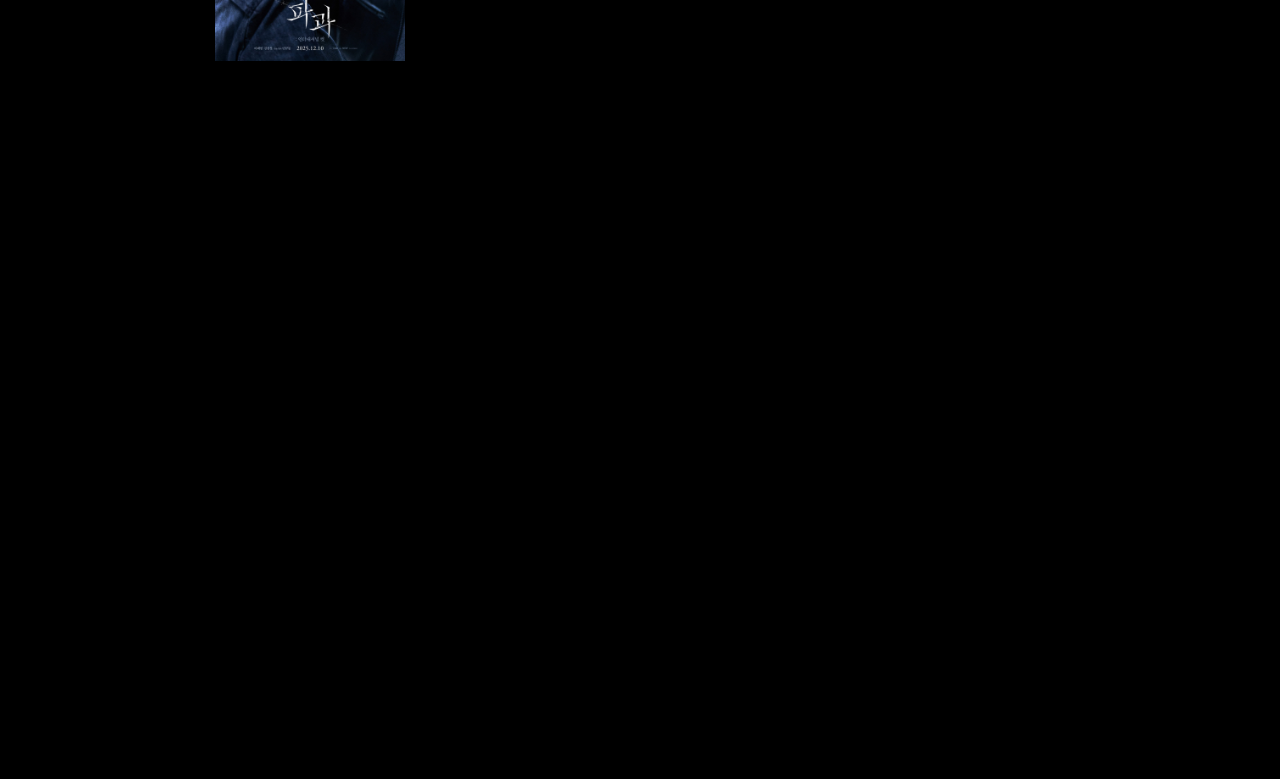
<file: about.html>
<!DOCTYPE html>
<html lang="ko">
<head>
    <meta charset="UTF-8">
    <meta name="viewport" content="width=device-width, initial-scale=1.0">
    <title>파과 - About</title>
    <link href="https://fonts.googleapis.com/css2?family=Nanum+Myeongjo:wght@400;700&display=swap" rel="stylesheet">
    <style>
        body {
            background-color: #000000;
            color: #c4c4c4;
            margin: 0;
            padding: 0;
            font-family: 'Nanum Myeongjo', serif;
        }
        /* ✍️ 메뉴 바('파과' 로고 및 링크 전체) 서체를 더 두껍게 고정 */
        .top-nav, .logo, .logo a, .nav-links a {
            font-weight: 700 !important;
        }
        /* 📌 상단 고정 메뉴 바 (상시 노출) */
        .top-nav {
            position: fixed;
            top: 0;
            left: 0;
            width: 100%;
            padding: 25px 60px;
            display: flex;
            justify-content: space-between;
            align-items: center;
            z-index: 10000;
            background-color: #000000;
            border-bottom: 1px solid #111;
            box-sizing: border-box;
        }
        .logo a {
            font-size: 24px;
            font-weight: 700;
            letter-spacing: 2px;
            color: #c4c4c4;
            text-decoration: none;
        }
        .nav-links a {
            font-size: 14px;
            margin-left: 40px;
            letter-spacing: 1px;
            text-decoration: none;
            color: #c4c4c4;
            transition: color 0.3s;
        }
        .nav-links a:hover, .nav-links a.active {
            color: #e50914;
        }

        .about-container {
            max-width: 850px;
            margin: 220px auto 200px auto;
            padding: 0 20px;
        }
        
        /* 🎯 사이트 소개 (엔터 분리 완벽 적용) */
        .site-intro-box {
            background-color: #0a0a0a;
            border: 1px solid #1a1a1a;
            padding: 50px;
            border-radius: 4px;
            margin-bottom: 140px;
        }
        .site-intro-box p {
            font-size: 15.5px;
            color: #c4c4c4;
            line-height: 2.2;
            word-break: keep-all;
            margin: 0 0 35px 0; /* 문단 사이 엔터 효과 부여 */
        }
        .site-intro-box p:last-child {
            margin-bottom: 0;
        }

        /* 📸 상단 인적사항용 2단 레이아웃 */
        .author-profile-top {
            display: flex;
            gap: 60px;
            align-items: flex-start;
            margin-bottom: 50px;
        }
        .author-img {
            width: 240px;
            height: auto;
            border-radius: 4px;
        }
        .author-info {
            flex: 1;
            display: flex;
            flex-direction: column;
            gap: 40px;
        }
        .author-name {
            font-size: 32px;
            font-weight: 700;
            margin: 0 0 5px 0;
        }
        .author-job {
            font-size: 16px;
            color: #e50914;
            margin: 0;
            letter-spacing: 2px;
        }
        
        .info-table {
            width: 100%;
            border-collapse: collapse;
        }
        .info-table th, .info-table td {
            text-align: left;
            padding: 10px 0;
            font-size: 15px;
            line-height: 1.6;
        }
        .info-table th {
            width: 90px;
            color: #888;
        }
        .info-table td {
            color: #c4c4c4;
        }
        
        .profile-sub-title {
            font-size: 14px;
            color: #e50914;
            margin: 0 0 12px 0;
            font-weight: bold;
        }

        /* 📝 웅장하게 하단 중앙을 꽉 채우는 대표작 및 문학 세계 영역 */
        .author-extended-bio {
            border-top: 1px solid #222;
            padding-top: 50px;
            margin-bottom: 140px;
        }
        .author-detail-text {
            font-size: 15.5px;
            color: #cccccc;
            line-height: 2.1;
            word-break: keep-all;
            margin: 0 0 30px 0;
        }
        .author-quote {
            background-color: #070707;
            border-left: 3px solid #e50914;
            padding: 25px 30px;
            margin: 45px 0 0 0;
            font-size: 15px;
            color: #b0b0b0;
            line-height: 2;
            word-break: keep-all;
        }

        .section-title {
            font-size: 22px;
            font-weight: 700;
            margin: 150px 0 45px 0;
            border-left: 3px solid #e50914;
            padding-left: 12px;
        }
        
        .info-media-block {
            display: flex;
            gap: 50px;
            align-items: flex-start;
        }
        .media-poster {
            width: 190px;
            height: auto;
            box-shadow: 0 5px 20px rgba(0,0,0,0.6);
        }
        .media-desc h3 {
            font-size: 20px;
            font-weight: 700;
            margin-bottom: 18px;
        }
        .media-desc p {
            font-size: 15px;
            color: #cccccc;
            line-height: 1.95;
            word-break: keep-all;
            margin: 0;
        }

        .video-container {
            position: relative;
            width: 100%;
            padding-bottom: 56.25%;
            height: 0;
            box-shadow: 0 10px 30px rgba(0,0,0,0.6);
        }
        .video-container iframe {
            position: absolute;
            top: 0;
            left: 0;
            width: 100%;
            height: 100%;
            border: 0;
        }
    </style>
</head>
<body>

    <nav class="top-nav">
        <div class="logo"><a href="index.html">파과</a></div>
        <div class="nav-links">
            <a href="index.html">STORY</a>
            <a href="character.html">CHARACTER</a>
            <a href="about.html" class="active">ABOUT</a>
            <a href="https://product.kyobobook.co.kr/detail/S000001808685" target="_blank">BUY</a>
        </div>
    </nav>

    <main class="about-container">

        <h2 class="section-title" style="margin-top: 0;">작가 소개</h2>
        <section>
            <!-- 📸 프로필 사진과 인적 사항 테이블 (상단 2단 레이아웃) -->
            <div class="author-profile-top">
                <img src="at.png" alt="구병모 작가" class="author-img">
                
                <div class="author-info">
                    <div class="author-name-wrap">
                        <h1 class="author-name">구병모</h1>
                        <p class="author-job">소설가</p>
                    </div>
                    
                    <div>
                        <table class="info-table">
                            <tr>
                                <th>출생</th>
                                <td>1976년, 서울특별시</td>
                            </tr>
                            <tr>
                                <th>학력</th>
                                <td>경희대학교 국어국문학 학사</td>
                            </tr>
                            <tr>
                                <th>데뷔</th>
                                <td>2009년 소설 '위저드 베이커리'</td>
                            </tr>
                        </table>
                    </div>

                    <div>
                        <h3 class="profile-sub-title">Awards</h3>
                        <table class="info-table">
                            <tr>
                                <th>2022년</th>
                                <td>제16회 김유정문학상</td>
                            </tr>
                            <tr>
                                <th>2008년</th>
                                <td>제2회 창비청소년문학상 (위저드 베이커리)</td>
                            </tr>
                        </table>
                    </div>
                </div>
            </div>

            <!-- 🎯 정가운데 전체 너비로 시원하게 배치되는 대표작 및 문학 세계 설명글 영역 -->
            <div class="author-extended-bio">
                <h3 class="profile-sub-title" style="font-size: 16px; margin-bottom: 25px;">대표작 및 문학 세계</h3>
                <p class="author-detail-text">
                    대표작은 은퇴를 앞둔 노년 여성 킬러를 주인공으로 한 휴머니즘 서스펜스 액션물인 《파과》(2013)이며 미국, 영국, 일본, 프랑스, 이탈리아 등 전세계 9개 국가에 수출되어 출간을 앞두고 있습니다. 
                </p>
                <p class="author-detail-text">
                    SF 장편소설로는 어느 날 동네 세탁소에 찾아온 인공지능 로봇을 둘러싸고 벌어지는 휴머니즘 SF 《한 스푼의 시간》(2016), '꿈 배양(培養)기'와 '꿈 조영(造影)기'라는 설정을 동원하여 잠들지 못하는 도시의 악몽 속 이미지와 상징을 분석하는 철학 SF 《상아의 문으로》(2021)가 있습니다. SF 단편소설로는 강산성 비가 멈추지 않는 도시 사람들의 탈출과 반목을 그린 〈식우蝕雨〉, 뜻밖의 사고로 가상공간에 갇힌 아이들을 구하기 위해 뛰어드는 프로그래머의 이야기 〈웨이큰〉, 소설 쓰는 인공지능이 단 하나의 궁극의 문장을 찾는 이야기 〈오토포이에시스〉 등이 있습니다.
                </p>
                <p class="author-detail-text" style="margin-top: 45px; border-top: 1px dashed #222; padding-top: 35px;">
                    구병모 작가는 냉소적인 문체와 몽환적인 분위기가 특징이며 섬세한 필치로 그려내는 문장이 특징입니다. 현실세계와 환상을 자유롭게 넘나드는 판타지 같은 이야기로 많은 사랑을 받고 있습니다. 일부에선 문장의 호흡이 너무 길고, 소설치고 생소한 단어를 구사하여 내용 이해가 어렵다는 평도 존재합니다.
                </p>
                
                <blockquote class="author-quote">
                    "문장에 관한 결심 중 하나는 '쉽게 읽히지 않겠다'는 것이다. 목적지까지 뻥 뚫린 고속도로를 내는 게 아니라 울퉁불퉁한 자갈길로 안내하는 것, 거치적거리는 문장으로 독자들의 길을 가로막고 쾌속 질주하지 못하게 하는 게 내 목적이다. 굉장히 고약한 방법 같지만 이 방법 말고 가독성의 신화에 저항하는 수단을 알지 못한다. 명료하게 잘 읽히는 짧은 문장이야말로 좋은 것이라고 모든 사람들이 인식한다면, 별다른 갈등 없이 그에 동의해서는 재미없다는 생각이 들기 때문이다. 그래서 그냥 삐딱선을 타고 싶다."
                </blockquote>
            </div>
        </section>

        <section style="margin-bottom: 140px;">
            <h2 class="section-title">북트레일러</h2>
            <div class="video-container" style="margin-bottom: 25px;">
                <iframe src="https://www.youtube.com/embed/7oLS6i0HBwE?rel=0" title="파과 북트레일러" allow="accelerometer; autoplay; clipboard-write; encrypted-media; gyroscope; picture-in-picture; web-share" allowfullscreen></iframe>
            </div>
            <p style="font-size: 15px; color: #cccccc; line-height: 1.95; word-break: keep-all; margin: 0; padding-left: 5px;">
                파과의 차갑고도 어두운 분위기와 이야기를 담아낸 북 트레일러 영상.
            </p>
        </section>

        <section>
            <h2 class="section-title">원작 도서 정보</h2>
            <div class="info-media-block" style="margin-bottom: 140px;">
                <img src="book.jpg" alt="파과 소설 표지" class="media-poster">
                <div class="media-desc">
                    <h3>소설 『파과』 <span>(구병모 저)</span></h3>
                    <p>
                        2013년 출간 이후 독자들의 압도적인 찬사를 받은 구병모 작가의 대표작. 
                        빛나는 서사와 강렬한 미문으로 65세 여성 킬러 '조각'의 무너져가는 몸과 
                        그 안에서 새롭게 피어나는 연민의 감정을 섬세하게 그려냈습니다. 
                        소멸의 눈부신 아름다움을 담아낸 한국 문학의 독보적인 서사시입니다.
                    </p>
                </div>
            </div>

            <h2 class="section-title">영화 정보</h2>
            <div class="info-media-block" style="margin-bottom: 40px;">
                <img src="common-13.jpeg" alt="파과 영화 포스터" class="media-poster">
                <div class="media-desc">
                    <h3>영화 『파과』</h3>
                    <p>
                        구병모 작가의 동명 소설을 원작으로 하여 스크린으로 옮겨온 시네마틱 마스터피스. 
                        원작 특유의 차갑고도 뜨거운 미학적 액션과 인물들의 깊이 있는 내면을 
                        감각적인 영상미와 묵직한 연출로 담아내어 평단과 관객의 큰 호평을 받았습니다.
                    </p>
                </div>
            </div>
            
            <div class="video-container">
                <iframe src="https://www.youtube.com/embed/J1N2aR9Nkj4?rel=0" title="파과 영화 예고편" allow="accelerometer; autoplay; clipboard-write; encrypted-media; gyroscope; picture-in-picture; web-share" allowfullscreen></iframe>
            </div>
        </section>

    </main>

</body>
</html>
</file>
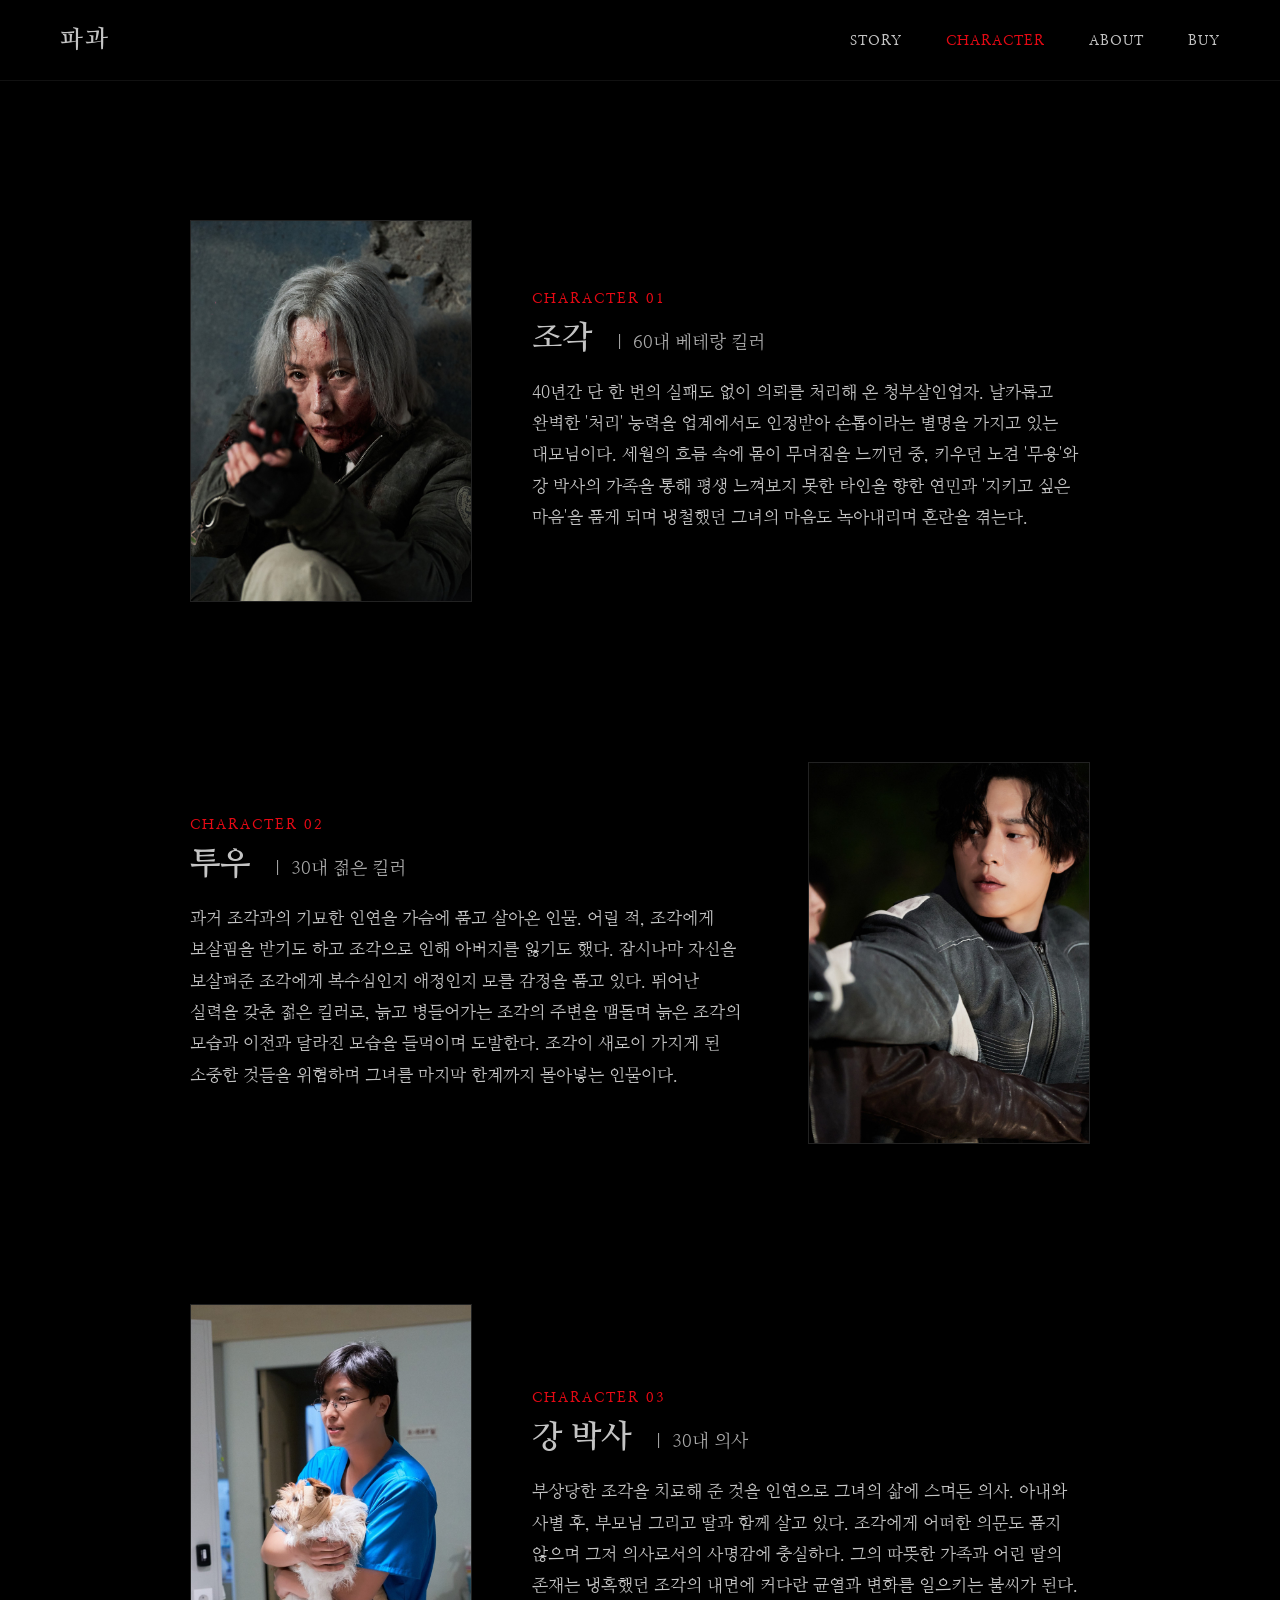
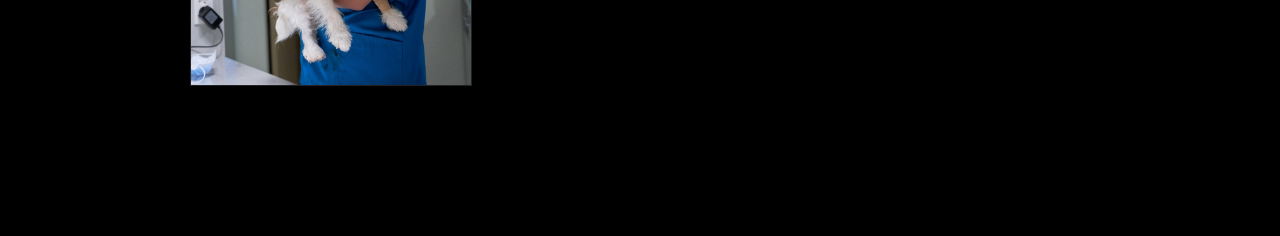
<file: character.html>
<!DOCTYPE html>
<html lang="ko">
<head>
    <meta charset="UTF-8">
    <meta name="viewport" content="width=device-width, initial-scale=1.0">
    <title>파과 - Character</title>
    <link href="https://fonts.googleapis.com/css2?family=Nanum+Myeongjo:wght@400;700&display=swap" rel="stylesheet">
    <style>
        body {
            background-color: #000000;
            color: #c4c4c4;
            margin: 0;
            padding: 0;
            font-family: 'Nanum Myeongjo', serif;
        }
        /* ✍️ 메뉴 바('파과' 로고 및 링크 전체) 서체를 더 두껍게 고정 */
        .top-nav, .logo, .logo a, .nav-links a {
            font-weight: 700 !important;
        }
        /* 📌 상단 고정 메뉴 바 (상시 노출) */
        .top-nav {
            position: fixed;
            top: 0;
            left: 0;
            width: 100%;
            padding: 25px 60px;
            display: flex;
            justify-content: space-between;
            align-items: center;
            z-index: 10000;
            background-color: #000000;
            border-bottom: 1px solid #111;
            box-sizing: border-box;
        }
        .logo a {
            font-size: 24px;
            font-weight: 700;
            letter-spacing: 2px;
            color: #c4c4c4;
            text-decoration: none;
        }
        .nav-links a {
            font-size: 14px;
            margin-left: 40px;
            letter-spacing: 1px;
            text-decoration: none;
            color: #c4c4c4;
            transition: color 0.3s;
        }
        .nav-links a:hover, .nav-links a.active {
            color: #e50914;
        }

        /* 📦 캐릭터 컨테이너 및 정렬 레이아웃 구체화 */
        .char-container {
            max-width: 900px;
            margin: 220px auto 150px auto;
            padding: 0 20px;
        }
        .char-grid {
            display: flex;
            flex-direction: column;
            gap: 160px; /* 🎯 캐릭터 간의 세로 여백을 확실히 넓혀서 구분감 부여 */
        }
        .char-row {
            display: flex;
            gap: 60px;
            align-items: center;
        }
        .char-row.reverse {
            flex-direction: row-reverse; /* 짝수 번째 캐릭터 좌우 반전 구조 */
        }
        .char-img-box img {
            width: 280px;
            height: 380px;
            background-color: #111;
            border: 1px solid #222;
            object-fit: cover;
            display: block;
        }
        .char-text-box {
            flex: 1;
        }
    </style>
</head>
<body>

    <nav class="top-nav">
        <div class="logo"><a href="index.html">파과</a></div>
        <div class="nav-links">
            <a href="index.html">STORY</a>
            <a href="character.html" class="active">CHARACTER</a>
            <a href="about.html">ABOUT</a>
            <a href="https://product.kyobobook.co.kr/detail/S000001808685" target="_blank">BUY</a>
        </div>
    </nav>

    <main class="char-container">
        <!-- 상단에 선언된 공통 레이아웃 클래스인 char-grid와 char-row로 결합 정돈 -->
        <div class="char-grid">
            
            <!-- CHARACTER 01 -->
            <section class="char-row">
                <div class="char-img-box">
                    <img src="ch-z.jpg" alt="조각">
                </div>
                <div class="char-text-box">
                    <span class="char-tag" style="font-size: 14px; color: #e50914; letter-spacing: 2px; font-weight: bold;">CHARACTER 01</span>
                    <h2 style="font-size: 32px; color: #c4c4c4; margin: 10px 0 20px 0; font-weight: 700;">조각 <span style="font-size: 18px; color: #aaaaaa; font-weight: normal; margin-left: 10px;">｜ 60대 베테랑 킬러</span></h2>
                    <p style="font-size: 16.5px; color: #c4c4c4; line-height: 1.9; word-break: keep-all; margin: 0;">
                        40년간 단 한 번의 실패도 없이 의뢰를 처리해 온 청부살인업자. 날카롭고 완벽한 '처리' 능력을 업계에서도 인정받아 손톱이라는 별명을 가지고 있는 대모님이다. 세월의 흐름 속에 몸이 무뎌짐을 느끼던 중, 키우던 노견 '무용'와 강 박사의 가족을 통해 평생 느껴보지 못한 타인을 향한 연민과 '지키고 싶은 마음'을 품게 되며 냉철했던 그녀의 마음도 녹아내리며 혼란을 겪는다. 
                    </p>
                </div>
            </section>

            <!-- CHARACTER 02 (reverse 추가로 좌우 반전 배열) -->
            <section class="char-row reverse">
                <div class="char-img-box">
                    <img src="ch-t.jpg" alt="투우">
                </div>
                <div class="char-text-box">
                    <span class="char-tag" style="font-size: 14px; color: #e50914; letter-spacing: 2px; font-weight: bold;">CHARACTER 02</span>
                    <h2 style="font-size: 32px; color: #c4c4c4; margin: 10px 0 20px 0; font-weight: 700;">투우 <span style="font-size: 18px; color: #aaaaaa; font-weight: normal; margin-left: 10px;">｜ 30대 젊은 킬러</span></h2>
                    <p style="font-size: 16.5px; color: #c4c4c4; line-height: 1.9; word-break: keep-all; margin: 0;">
                        과거 조각과의 기묘한 인연을 가슴에 품고 살아온 인물. 어릴 적, 조각에게 보살핌을 받기도 하고 조각으로 인해 아버지를 잃기도 했다. 잠시나마 자신을 보살펴준 조각에게 복수심인지 애정인지 모를 감정을 품고 있다. 뛰어난 실력을 갖춘 젊은 킬러로, 늙고 병들어가는 조각의 주변을 맴돌며 늙은 조각의 모습과 이전과 달라진 모습을 들먹이며 도발한다. 조각이 새로이 가지게 된 소중한 것들을 위협하며 그녀를 마지막 한계까지 몰아넣는 인물이다.
                    </p>
                </div>
            </section>

            <!-- CHARACTER 03 -->
            <section class="char-row">
                <div class="char-img-box">
                    <img src="ch-k.jpg" alt="강 박사">
                </div>
                <div class="char-text-box">
                    <span class="char-tag" style="font-size: 14px; color: #e50914; letter-spacing: 2px; font-weight: bold;">CHARACTER 03</span>
                    <h2 style="font-size: 32px; color: #c4c4c4; margin: 10px 0 20px 0; font-weight: 700;">강 박사 <span style="font-size: 18px; color: #aaaaaa; font-weight: normal; margin-left: 10px;">｜ 30대 의사</span></h2>
                    <p style="font-size: 16.5px; color: #c4c4c4; line-height: 1.9; word-break: keep-all; margin: 0;">
                        부상당한 조각을 치료해 준 것을 인연으로 그녀의 삶에 스며든 의사. 아내와 사별 후, 부모님 그리고 딸과 함께 살고 있다. 조각에게 어떠한 의문도 품지 않으며 그저 의사로서의 사명감에 충실하다. 그의 따뜻한 가족과 어린 딸의 존재는 냉혹했던 조각의 내면에 커다란 균열과 변화를 일으키는 불씨가 된다.
                    </p>
                </div>
            </section>

        </div>
    </main>

</body>
</html>
</file>
<file: style.css>
/* ===================================================
   🎨 1. 기본 초기화 및 폰트 세팅
   =================================================== */
* {
    margin: 0;
    padding: 0;
    box-sizing: border-box;
}

body {
    font-family: 'Nanum Myeongjo', serif;
    background-color: #000000;
    color: #ffffff;
    overflow-x: hidden;
}

a {
    text-decoration: none;
    color: inherit;
}

/* ===================================================
   🎬 2. 첫 진입 인트로 커버 섹션 (main-bg.jpeg 세팅 완료)
   =================================================== */
.intro-cover {
    position: relative;
    width: 100%;
    height: 100vh;
    background-color: #000000;
    display: flex;
    justify-content: center;
    align-items: center;
    overflow: hidden;
    z-index: 10;
}

/* 🔗 요청하신 거울 속 조각 스틸컷 이미지 매칭 */
.intro-cover .cover-bg {
    position: absolute;
    top: 0;
    left: 0;
    width: 100%;
    height: 100%;
    background: linear-gradient(to bottom, rgba(0,0,0,0.2), #000000), url('main-bg.jpeg') no-repeat center center;
    background-size: cover;
    opacity: 0.75;
}

/* 파과 대형 타이포 */
.intro-cover .logo-wrap {
    position: relative;
    z-index: 2;
}

.intro-cover .main-title {
    font-size: 120px;
    font-weight: 700;
    color: #ffffff;
    margin: 0;
    letter-spacing: 4px;
    transition: transform 0.1s ease-out, opacity 0.1s ease-out, filter 0.1s ease-out;
}

/* 하단 스크롤 유도 영역 */
.intro-cover .scroll-arrow {
    position: absolute;
    bottom: 50px;
    left: 50%;
    transform: translateX(-50%);
    z-index: 2;
    text-align: center;
    color: rgba(255, 255, 255, 0.7);
    font-size: 14px;
    letter-spacing: 2px;
}

.intro-cover .arrow-icon {
    margin-top: 10px;
    font-size: 20px;
    animation: bounce 1.5s infinite;
}

@keyframes bounce {
    0%, 100% { transform: translateY(0); }
    50% { transform: translateY(10px); }
}

/* ===================================================
   🧭 3. 네비게이션 바 & 사이드 바
   =================================================== */
.top-nav {
    position: fixed;
    top: 0;
    left: 0;
    width: 100%;
    padding: 30px 60px;
    display: flex;
    justify-content: space-between;
    align-items: center;
    z-index: 100;
    background: linear-gradient(to bottom, rgba(0,0,0,0.8), transparent);
    opacity: 0;
    transform: translateY(-20px);
    transition: opacity 0.5s ease, transform 0.5s ease;
    pointer-events: none;
}

.top-nav.visible {
    opacity: 1;
    transform: translateY(0);
    pointer-events: auto;
}

.top-nav .logo {
    font-size: 24px;
    font-weight: 700;
    letter-spacing: 2px;
}

.top-nav .nav-links a {
    font-size: 14px;
    margin-left: 40px;
    letter-spacing: 1px;
    transition: color 0.3s;
}

.top-nav .nav-links a:hover,
.top-nav .nav-links a.active {
    color: #e50914;
}

.side-nav {
    position: fixed;
    right: 40px;
    top: 50%;
    transform: translateY(-50%);
    display: flex;
    flex-direction: column;
    gap: 15px;
    z-index: 90;
}

.side-nav a {
    width: 30px;
    height: 30px;
    border: 1px solid rgba(255,255,255,0.3);
    border-radius: 50%;
    display: flex;
    justify-content: center;
    align-items: center;
    font-size: 11px;
    color: rgba(255,255,255,0.5);
    transition: all 0.3s;
}

.side-nav a:hover {
    border-color: #ffffff;
    color: #ffffff;
    background-color: rgba(255,255,255,0.1);
}

/* ===================================================
   📖 4. 스토리 본문 레이아웃 (완전 블랙 & 그림자 제거)
   =================================================== */
.story-container {
    width: 100%;
    background-color: #000000;
    padding-bottom: 200px;
}

.story-panel {
    width: 100%;
    max-width: 800px;
    margin: 0 auto;
    padding: 120px 20px;
    display: flex;
    flex-direction: column;
    align-items: center;
}

.story-panel .chapter-num {
    font-size: 13px;
    color: #e50914;
    letter-spacing: 3px;
    font-weight: 700;
    margin-bottom: 10px;
}

.story-panel h2 {
    font-size: 36px;
    font-weight: 700;
    margin-bottom: 80px;
    letter-spacing: 2px;
    text-align: center;
}

.scene-wrap {
    width: 100%;
    margin-bottom: 150px;
    display: flex;
    flex-direction: column;
    align-items: center;
}

.scene-wrap img {
    width: 100%;
    max-width: 800px;
    height: auto;
    border-radius: 2px;
}

.scene-wrap .text-box {
    width: 100%;
    max-width: 650px;
    margin-top: 40px;
    text-align: center;
}

.scene-wrap .text-box p {
    font-size: 17.5px;
    line-height: 1.9;
    color: #ffffff;
    word-break: keep-all;
    text-shadow: none !important; /* 그림자 완전 삭제 */
}

/* ===================================================
   👁️ 5. 중앙 집중 실시간 블러 트랜지션 효과
   =================================================== */
.dynamic-blur img,
.dynamic-blur .text-box {
    transition: filter 0.25s ease-out, opacity 0.25s ease-out;
    will-change: filter, opacity;
}
</file>
